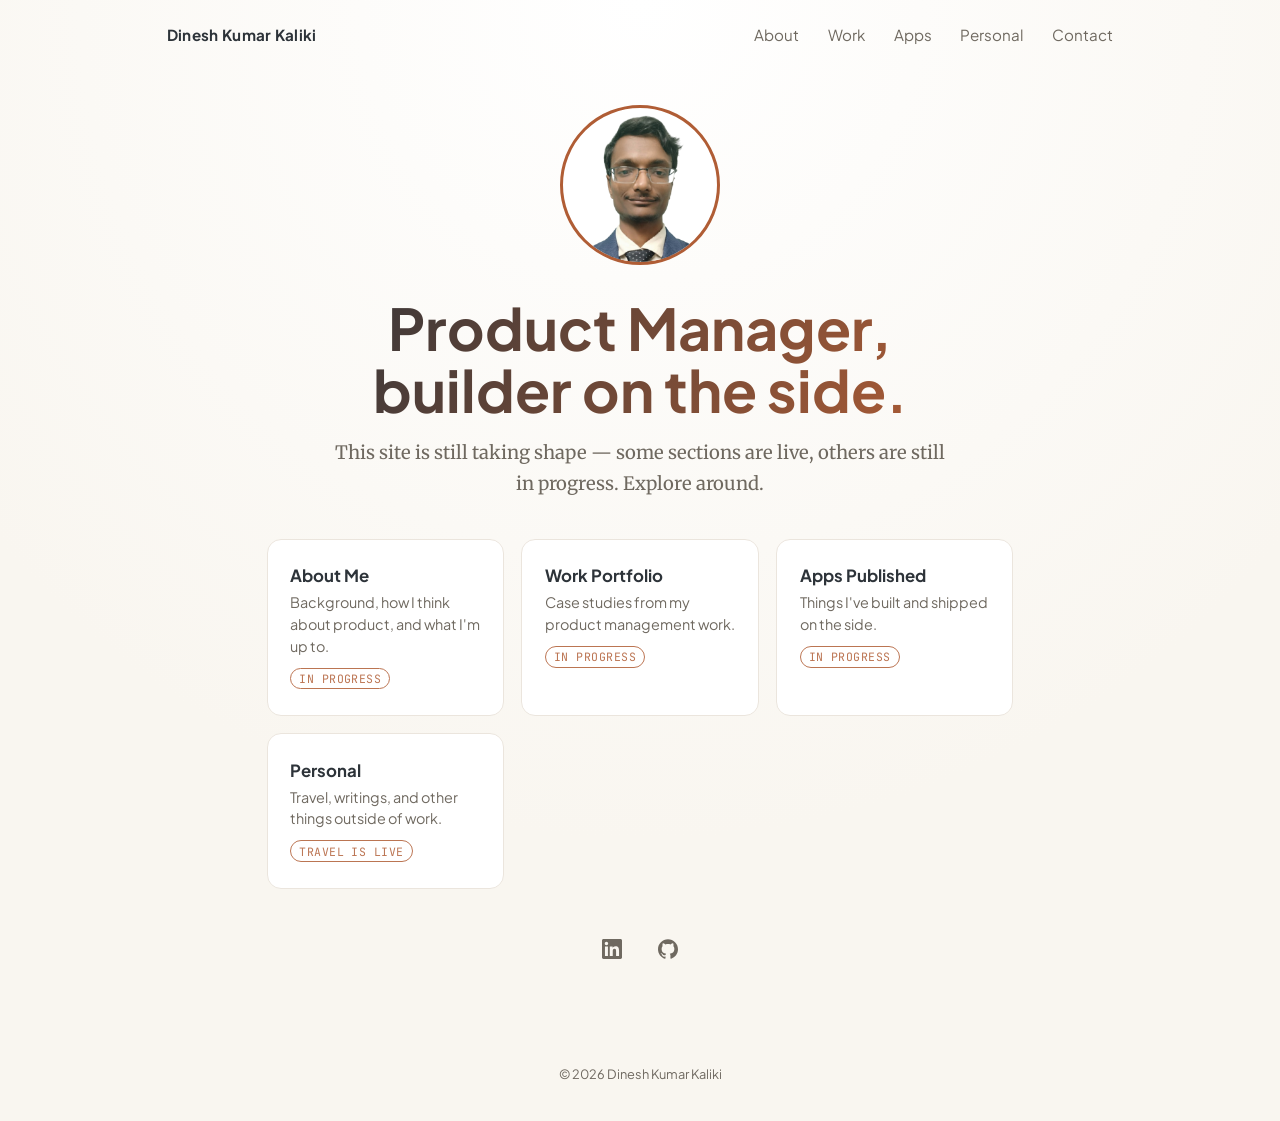
<file: index.html>
<!DOCTYPE html>
<html lang="en">
<head>
<meta charset="UTF-8">
<meta name="viewport" content="width=device-width, initial-scale=1.0">
<title>Dinesh Kumar Kaliki</title>
<meta name="description" content="Portfolio of Dinesh Kumar Kaliki — Product Manager, builder on the side.">
<link rel="icon" href="favicon.ico" sizes="any">
<link rel="icon" type="image/png" sizes="32x32" href="favicon-32x32.png">
<link rel="icon" type="image/png" sizes="16x16" href="favicon-16x16.png">
<link rel="apple-touch-icon" href="apple-touch-icon.png">
<meta property="og:type" content="website">
<meta property="og:site_name" content="Dinesh Kumar Kaliki">
<meta property="og:title" content="Dinesh Kumar Kaliki">
<meta property="og:description" content="Product Manager and builder — portfolio, case studies, and side projects.">
<meta property="og:url" content="https://dineshkaliki.com/">
<meta property="og:image" content="https://dineshkaliki.com/images/og-image.png">
<meta property="og:image:width" content="1200">
<meta property="og:image:height" content="630">
<meta name="twitter:card" content="summary_large_image">
<meta name="twitter:title" content="Dinesh Kumar Kaliki">
<meta name="twitter:description" content="Product Manager and builder — portfolio, case studies, and side projects.">
<meta name="twitter:image" content="https://dineshkaliki.com/images/og-image.png">
<link rel="stylesheet" href="css/style.css">
<!-- Cloudflare Web Analytics -->
<script type="module" src="https://static.cloudflareinsights.com/beacon.min.js" data-cf-beacon='{"token": "4ffa7d6109c9449bace6578badd98a53"}'></script>
<!-- End Cloudflare Web Analytics -->
</head>
<body>
  <nav class="nav">
    <a class="brand" href="index.html">Dinesh Kumar Kaliki</a>
    <ul>
      <li><a href="about.html">About</a></li>
      <li><a href="work.html">Work</a></li>
      <li><a href="apps.html">Apps</a></li>
      <li><a href="personal.html">Personal</a></li>
      <li><a href="contact.html">Contact</a></li>
    </ul>
  </nav>

  <main>
    <img class="avatar avatar-lg" style="margin-bottom:1em;opacity:0;animation:fadeUp 0.7s ease-out forwards;" src="images/dinesh-profile-2.png" alt="Dinesh Kumar Kaliki">
    <h1>Product Manager,<br>builder on the side.</h1>
    <p class="tagline">
      This site is still taking shape — some sections are live, others are still
      in progress. Explore around.
    </p>

    <div class="grid">
      <a class="card" href="about.html">
        <h3>About Me</h3>
        <p>Background, how I think about product, and what I'm up to.</p>
        <span class="badge">In progress</span>
      </a>
      <a class="card" href="work.html">
        <h3>Work Portfolio</h3>
        <p>Case studies from my product management work.</p>
        <span class="badge">In progress</span>
      </a>
      <a class="card" href="apps.html">
        <h3>Apps Published</h3>
        <p>Things I've built and shipped on the side.</p>
        <span class="badge">In progress</span>
      </a>
      <a class="card" href="personal.html">
        <h3>Personal</h3>
        <p>Travel, writings, and other things outside of work.</p>
        <span class="badge">Travel is live</span>
      </a>
    </div>

    <div class="links">
      <a href="https://www.linkedin.com/in/dinesh-kumar-kaliki" target="_blank" rel="noopener" title="linkedin.com/in/dinesh-kumar-kaliki" aria-label="LinkedIn"><svg viewBox="0 0 24 24" xmlns="http://www.w3.org/2000/svg"><path d="M20.447 20.452h-3.554v-5.569c0-1.328-.027-3.037-1.852-3.037-1.853 0-2.136 1.445-2.136 2.939v5.667H9.351V9h3.414v1.561h.046c.477-.9 1.637-1.85 3.37-1.85 3.601 0 4.267 2.37 4.267 5.455v6.286zM5.337 7.433c-1.144 0-2.063-.926-2.063-2.065 0-1.138.92-2.063 2.063-2.063 1.14 0 2.064.925 2.064 2.063 0 1.139-.925 2.065-2.064 2.065zm1.782 13.019H3.555V9h3.564v11.452zM22.225 0H1.771C.792 0 0 .774 0 1.729v20.542C0 23.227.792 24 1.771 24h20.451C23.2 24 24 23.227 24 22.271V1.729C24 .774 23.2 0 22.222 0h.003z"/></svg></a>
      <a href="https://github.com/diniiidinesh" target="_blank" rel="noopener" title="github.com/diniiidinesh" aria-label="GitHub"><svg viewBox="0 0 24 24" xmlns="http://www.w3.org/2000/svg"><path d="M12 .297c-6.63 0-12 5.373-12 12 0 5.303 3.438 9.8 8.205 11.385.6.113.82-.258.82-.577 0-.285-.01-1.04-.015-2.04-3.338.724-4.042-1.61-4.042-1.61C4.422 18.07 3.633 17.7 3.633 17.7c-1.087-.744.084-.729.084-.729 1.205.084 1.838 1.236 1.838 1.236 1.07 1.835 2.809 1.305 3.495.998.108-.776.417-1.305.76-1.605-2.665-.3-5.466-1.332-5.466-5.93 0-1.31.465-2.38 1.235-3.22-.135-.303-.54-1.523.105-3.176 0 0 1.005-.322 3.3 1.23.96-.267 1.98-.399 3-.405 1.02.006 2.04.138 3 .405 2.28-1.552 3.285-1.23 3.285-1.23.645 1.653.24 2.873.12 3.176.765.84 1.23 1.91 1.23 3.22 0 4.61-2.805 5.625-5.475 5.92.42.36.81 1.096.81 2.22 0 1.606-.015 2.896-.015 3.286 0 .315.21.69.825.57C20.565 22.092 24 17.592 24 12.297c0-6.627-5.373-12-12-12"/></svg></a>
    </div>
  </main>

  <footer>&copy; 2026 Dinesh Kumar Kaliki</footer>
</body>
</html>
</file>
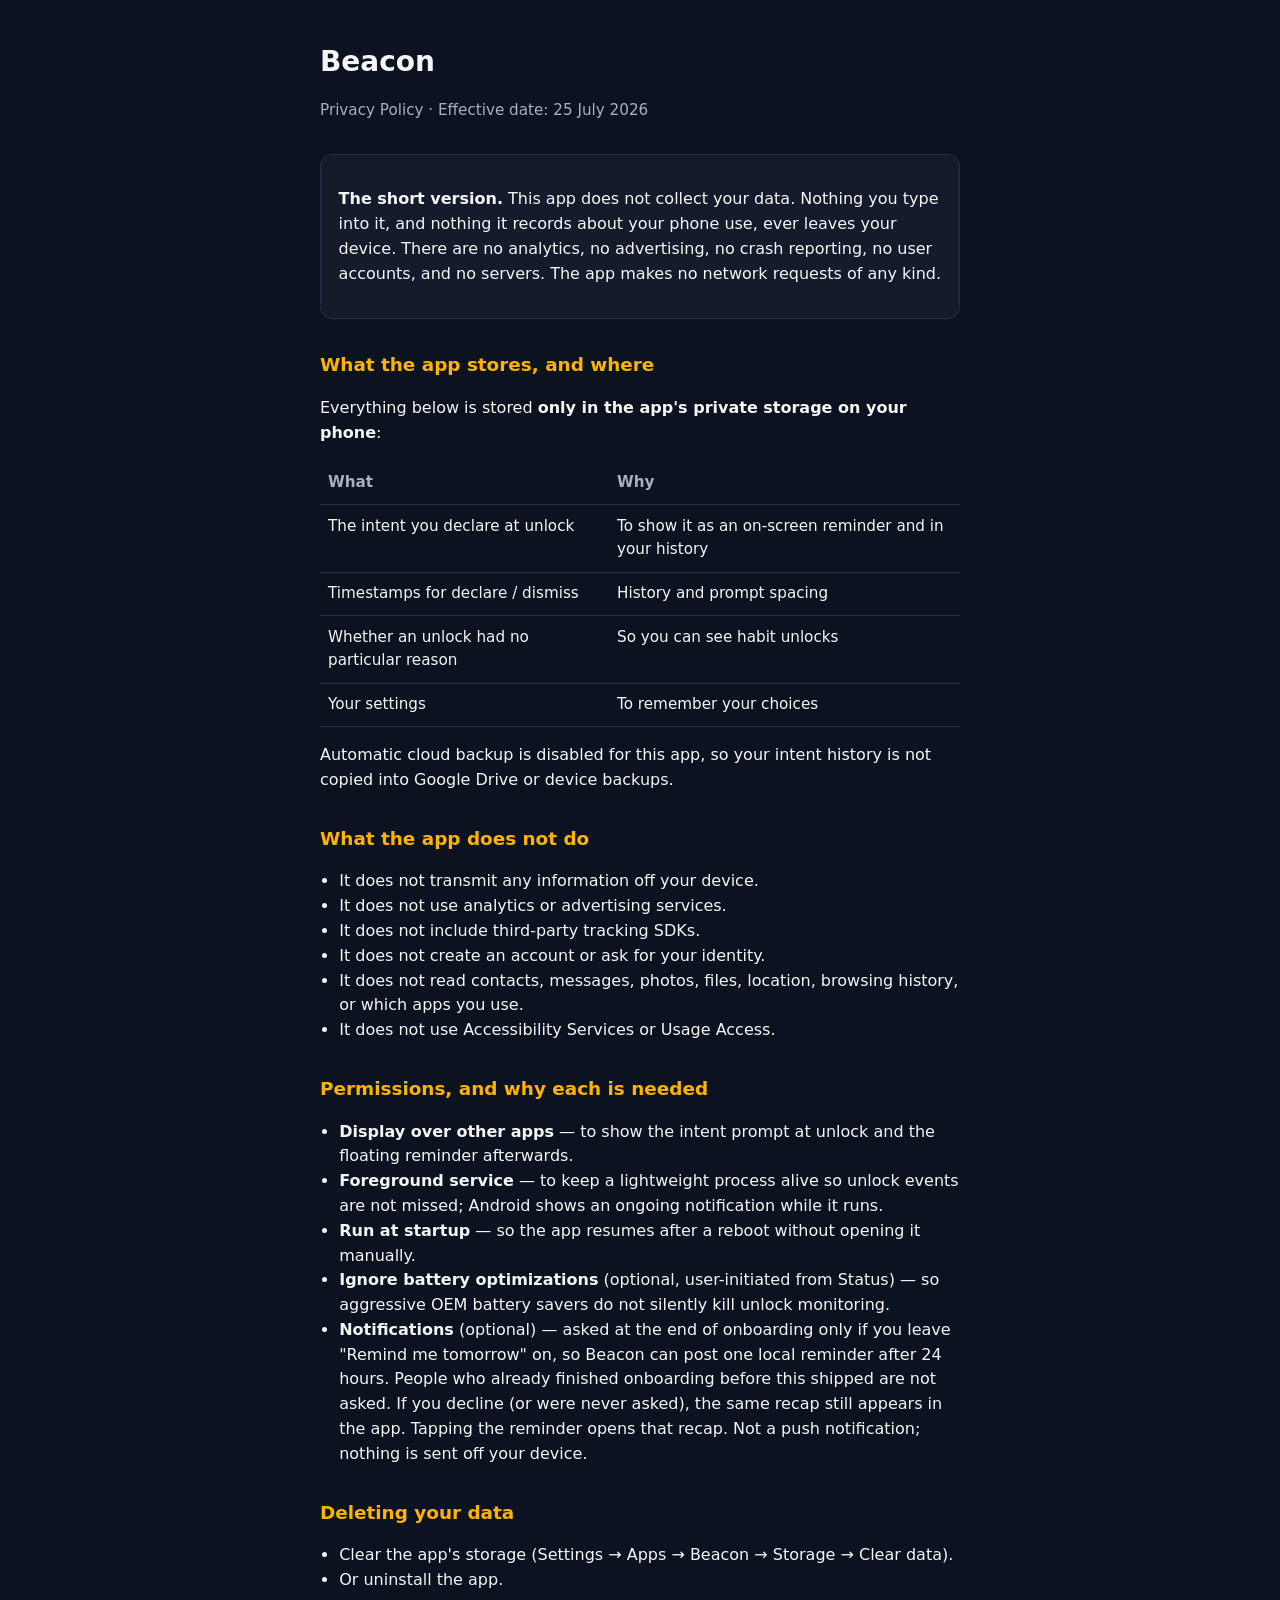
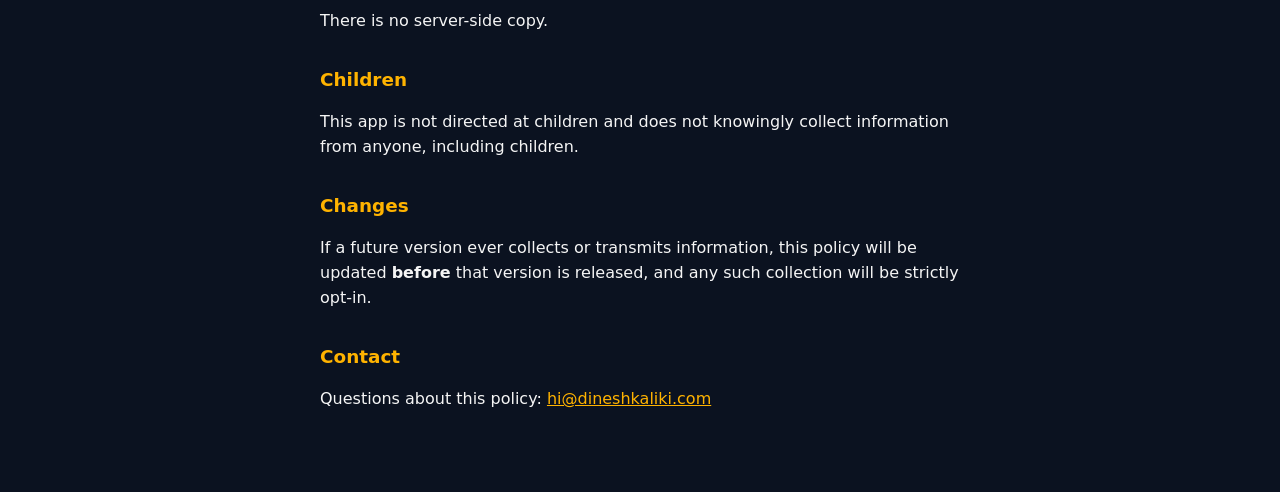
<file: beacon/index.html>
<!DOCTYPE html>
<html lang="en">
<head>
  <meta charset="utf-8" />
  <title>Beacon</title>
  <meta http-equiv="refresh" content="0; url=/beacon/privacy/" />
  <link rel="canonical" href="/beacon/privacy/" />
<!-- Cloudflare Web Analytics -->
<script type="module" src="https://static.cloudflareinsights.com/beacon.min.js" data-cf-beacon='{"token": "4ffa7d6109c9449bace6578badd98a53"}'></script>
<!-- End Cloudflare Web Analytics -->
</head>
<body>
  <p><a href="/beacon/privacy/">Beacon privacy policy</a></p>
</body>
</html>
</file>
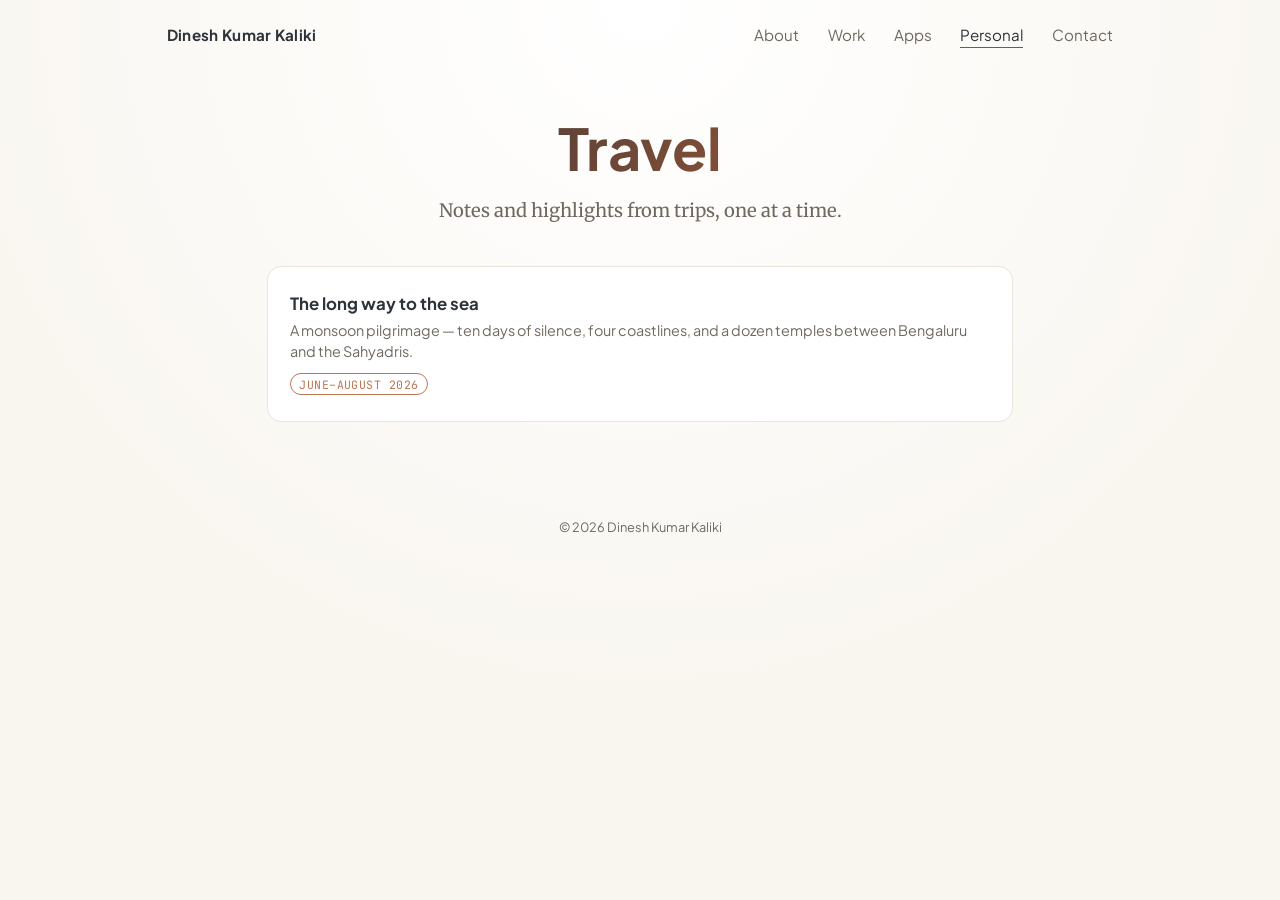
<file: travel/index.html>
<!DOCTYPE html>
<html lang="en">
<head>
<meta charset="UTF-8">
<meta name="viewport" content="width=device-width, initial-scale=1.0">
<title>Travel — Dinesh Kumar Kaliki</title>
<meta name="description" content="Notes and highlights from trips, one at a time.">
<link rel="icon" href="../favicon.ico" sizes="any">
<link rel="icon" type="image/png" sizes="32x32" href="../favicon-32x32.png">
<link rel="icon" type="image/png" sizes="16x16" href="../favicon-16x16.png">
<link rel="apple-touch-icon" href="../apple-touch-icon.png">
<meta property="og:type" content="website">
<meta property="og:site_name" content="Dinesh Kumar Kaliki">
<meta property="og:title" content="Travel">
<meta property="og:description" content="Notes and highlights from trips, one at a time.">
<meta property="og:url" content="https://dineshkaliki.com/travel/">
<meta property="og:image" content="https://dineshkaliki.com/images/og-image.png">
<meta property="og:image:width" content="1200">
<meta property="og:image:height" content="630">
<meta name="twitter:card" content="summary_large_image">
<meta name="twitter:title" content="Travel">
<meta name="twitter:description" content="Notes and highlights from trips, one at a time.">
<meta name="twitter:image" content="https://dineshkaliki.com/images/og-image.png">
<link rel="stylesheet" href="../css/style.css">
<!-- Cloudflare Web Analytics -->
<script type="module" src="https://static.cloudflareinsights.com/beacon.min.js" data-cf-beacon='{"token": "4ffa7d6109c9449bace6578badd98a53"}'></script>
<!-- End Cloudflare Web Analytics -->
</head>
<body>
  <nav class="nav">
    <a class="brand" href="../index.html">Dinesh Kumar Kaliki</a>
    <ul>
      <li><a href="../about.html">About</a></li>
      <li><a href="../work.html">Work</a></li>
      <li><a href="../apps.html">Apps</a></li>
      <li><a class="active" href="../personal.html">Personal</a></li>
      <li><a href="../contact.html">Contact</a></li>
    </ul>
  </nav>

  <main>
    <h1>Travel</h1>
    <p class="tagline">Notes and highlights from trips, one at a time.</p>

    <div class="grid">
      <a class="card" href="2026-june/">
        <h3>The long way to the sea</h3>
        <p>A monsoon pilgrimage — ten days of silence, four coastlines, and a dozen temples between Bengaluru and the Sahyadris.</p>
        <span class="badge">June–August 2026</span>
      </a>
    </div>
  </main>

  <footer>&copy; 2026 Dinesh Kumar Kaliki</footer>
</body>
</html>
</file>
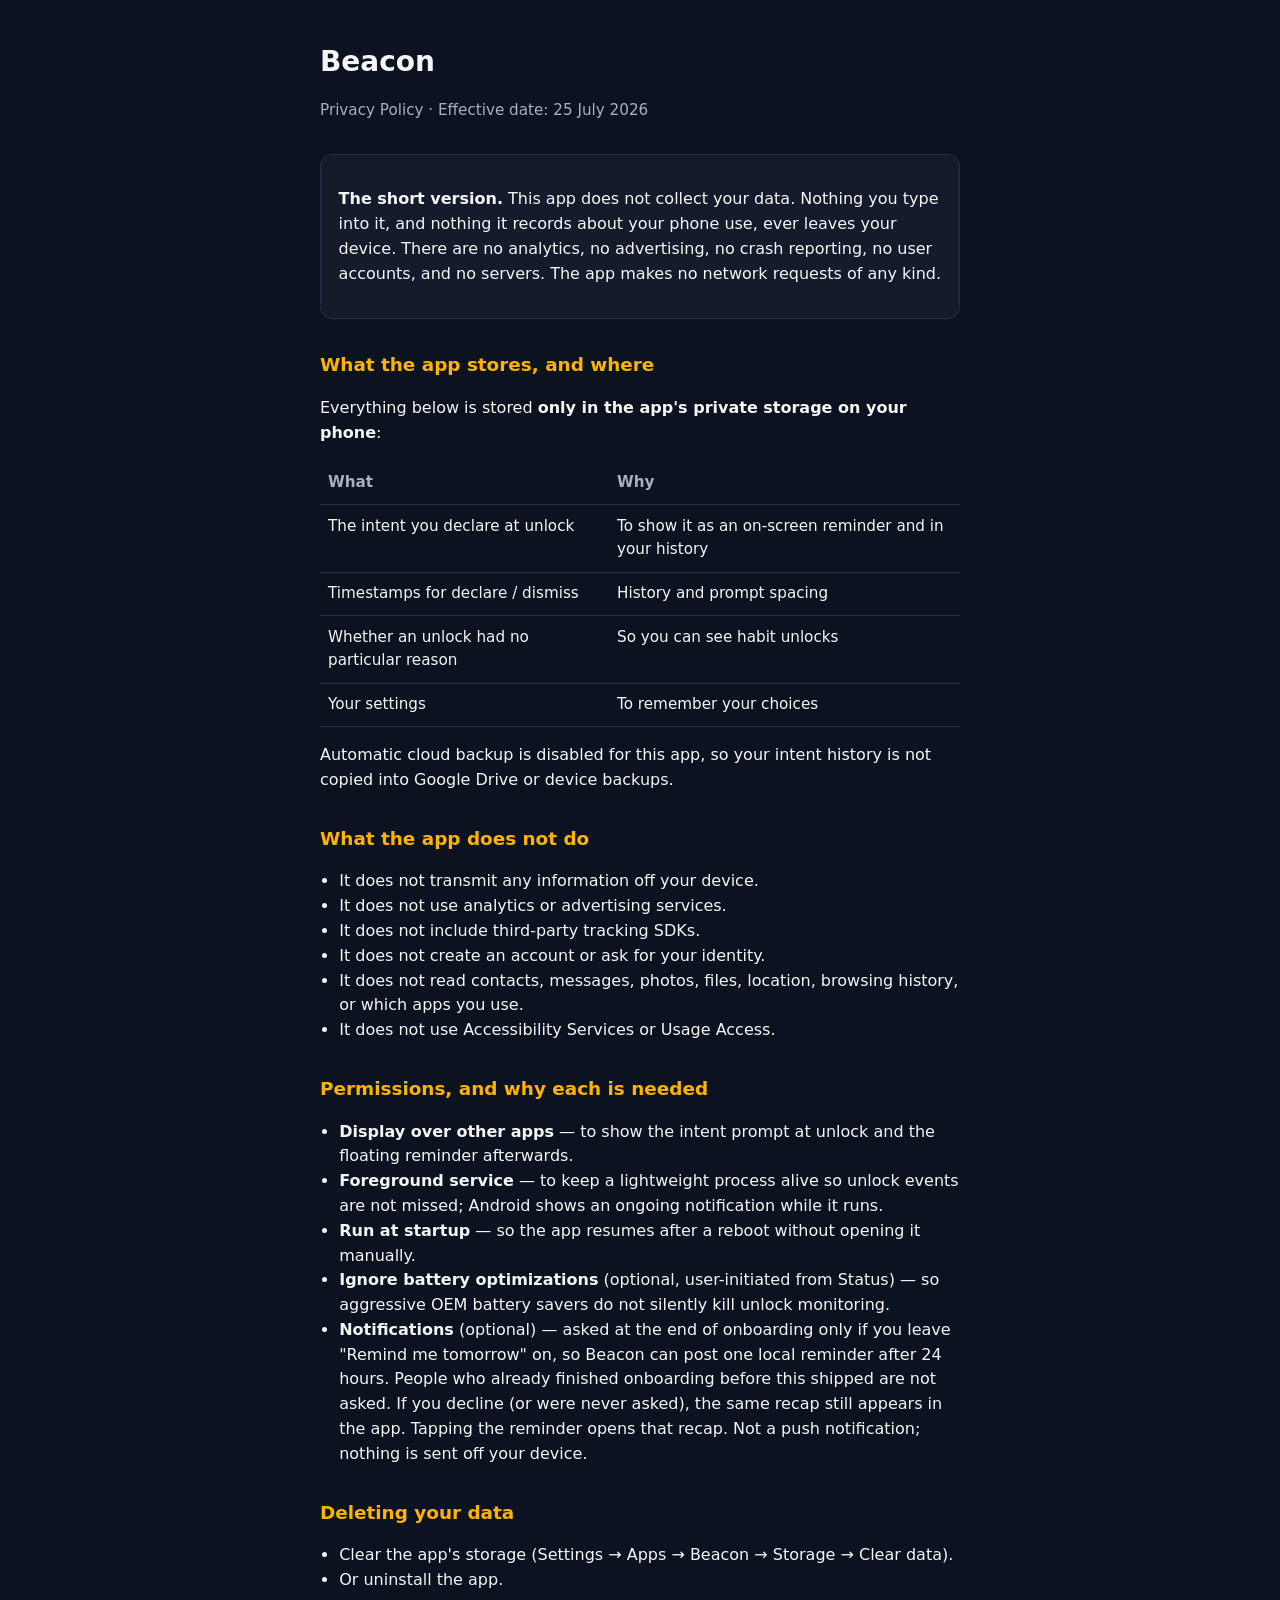
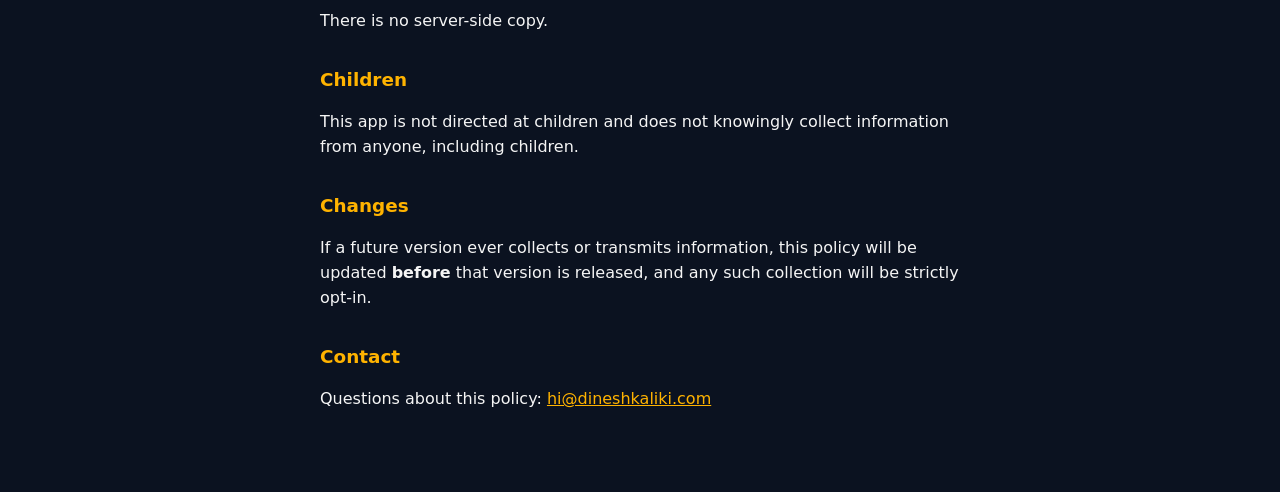
<file: beacon/privacy/index.html>
<!DOCTYPE html>
<html lang="en">
<head>
  <meta charset="utf-8" />
  <meta name="viewport" content="width=device-width, initial-scale=1" />
  <title>Beacon — Privacy Policy</title>
  <style>
    :root {
      color-scheme: dark;
      --bg: #0b1220;
      --fg: #f5f5f5;
      --muted: #a8b0bf;
      --amber: #ffb300;
      --card: #141c2c;
    }
    body {
      margin: 0;
      font-family: system-ui, -apple-system, Segoe UI, Roboto, sans-serif;
      background: var(--bg);
      color: var(--fg);
      line-height: 1.55;
    }
    main {
      max-width: 40rem;
      margin: 0 auto;
      padding: 2.5rem 1.25rem 4rem;
    }
    h1 { font-size: 1.75rem; margin: 0 0 0.25rem; }
    .meta { color: var(--muted); font-size: 0.95rem; margin-bottom: 2rem; }
    h2 { font-size: 1.15rem; margin-top: 2rem; color: var(--amber); }
    a { color: var(--amber); }
    table { width: 100%; border-collapse: collapse; margin: 1rem 0; font-size: 0.95rem; }
    th, td { text-align: left; vertical-align: top; padding: 0.6rem 0.5rem; border-bottom: 1px solid #243049; }
    th { color: var(--muted); font-weight: 600; }
    ul { padding-left: 1.2rem; }
    .card {
      background: var(--card);
      border: 1px solid #243049;
      border-radius: 12px;
      padding: 1rem 1.1rem;
    }
  </style>
<!-- Cloudflare Web Analytics -->
<script type="module" src="https://static.cloudflareinsights.com/beacon.min.js" data-cf-beacon='{"token": "4ffa7d6109c9449bace6578badd98a53"}'></script>
<!-- End Cloudflare Web Analytics -->
</head>
<body>
  <main>
    <h1>Beacon</h1>
    <p class="meta">Privacy Policy · Effective date: 25 July 2026</p>

    <div class="card">
      <p><strong>The short version.</strong> This app does not collect your data. Nothing you type into it, and nothing it records about your phone use, ever leaves your device. There are no analytics, no advertising, no crash reporting, no user accounts, and no servers. The app makes no network requests of any kind.</p>
    </div>

    <h2>What the app stores, and where</h2>
    <p>Everything below is stored <strong>only in the app's private storage on your phone</strong>:</p>
    <table>
      <thead><tr><th>What</th><th>Why</th></tr></thead>
      <tbody>
        <tr><td>The intent you declare at unlock</td><td>To show it as an on-screen reminder and in your history</td></tr>
        <tr><td>Timestamps for declare / dismiss</td><td>History and prompt spacing</td></tr>
        <tr><td>Whether an unlock had no particular reason</td><td>So you can see habit unlocks</td></tr>
        <tr><td>Your settings</td><td>To remember your choices</td></tr>
      </tbody>
    </table>
    <p>Automatic cloud backup is disabled for this app, so your intent history is not copied into Google Drive or device backups.</p>

    <h2>What the app does not do</h2>
    <ul>
      <li>It does not transmit any information off your device.</li>
      <li>It does not use analytics or advertising services.</li>
      <li>It does not include third-party tracking SDKs.</li>
      <li>It does not create an account or ask for your identity.</li>
      <li>It does not read contacts, messages, photos, files, location, browsing history, or which apps you use.</li>
      <li>It does not use Accessibility Services or Usage Access.</li>
    </ul>

    <h2>Permissions, and why each is needed</h2>
    <ul>
      <li><strong>Display over other apps</strong> — to show the intent prompt at unlock and the floating reminder afterwards.</li>
      <li><strong>Foreground service</strong> — to keep a lightweight process alive so unlock events are not missed; Android shows an ongoing notification while it runs.</li>
      <li><strong>Run at startup</strong> — so the app resumes after a reboot without opening it manually.</li>
      <li><strong>Ignore battery optimizations</strong> (optional, user-initiated from Status) — so aggressive OEM battery savers do not silently kill unlock monitoring.</li>
      <li><strong>Notifications</strong> (optional) — asked at the end of onboarding only if you leave "Remind me tomorrow" on, so Beacon can post one local reminder after 24 hours. People who already finished onboarding before this shipped are not asked. If you decline (or were never asked), the same recap still appears in the app. Tapping the reminder opens that recap. Not a push notification; nothing is sent off your device.</li>
    </ul>

    <h2>Deleting your data</h2>
    <ul>
      <li>Clear the app's storage (Settings → Apps → Beacon → Storage → Clear data).</li>
      <li>Or uninstall the app.</li>
    </ul>
    <p>There is no server-side copy.</p>

    <h2>Children</h2>
    <p>This app is not directed at children and does not knowingly collect information from anyone, including children.</p>

    <h2>Changes</h2>
    <p>If a future version ever collects or transmits information, this policy will be updated <strong>before</strong> that version is released, and any such collection will be strictly opt-in.</p>

    <h2>Contact</h2>
    <p>Questions about this policy: <a href="mailto:hi@dineshkaliki.com">hi@dineshkaliki.com</a></p>
  </main>
</body>
</html>
</file>
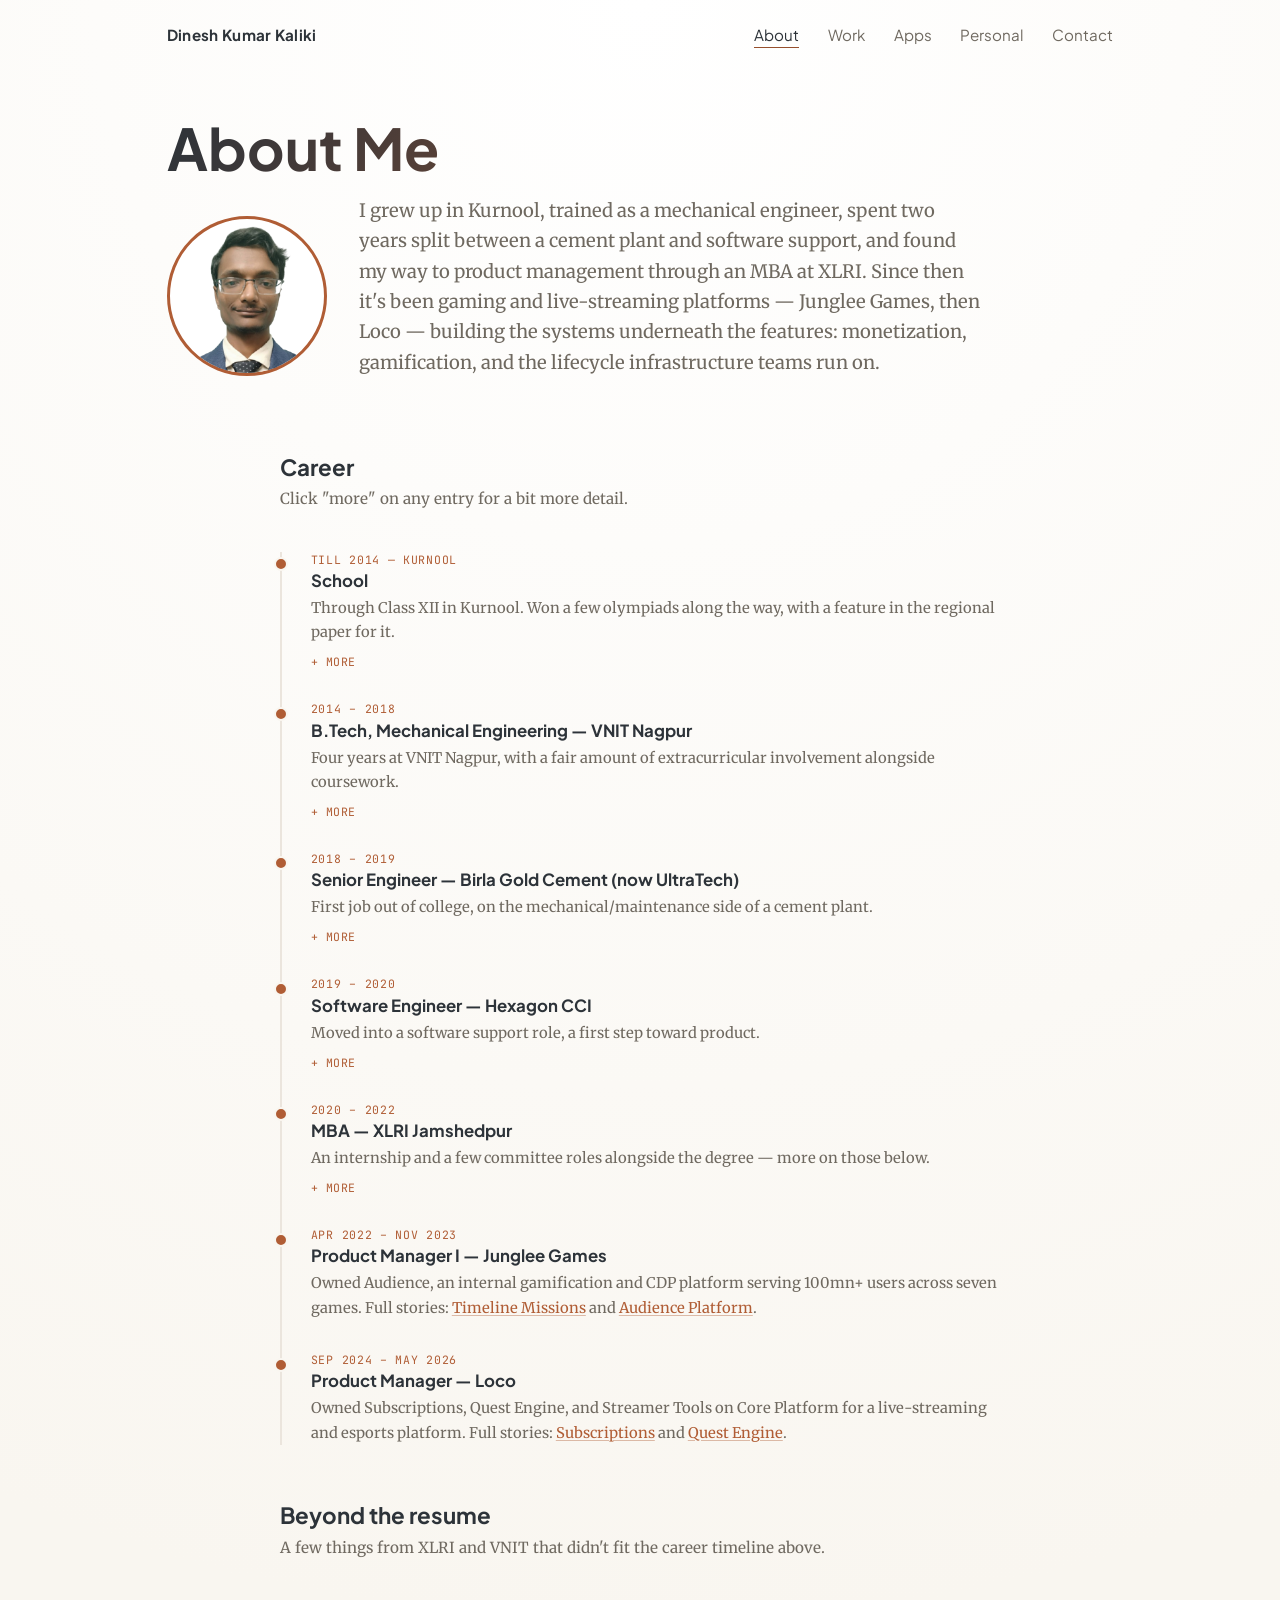
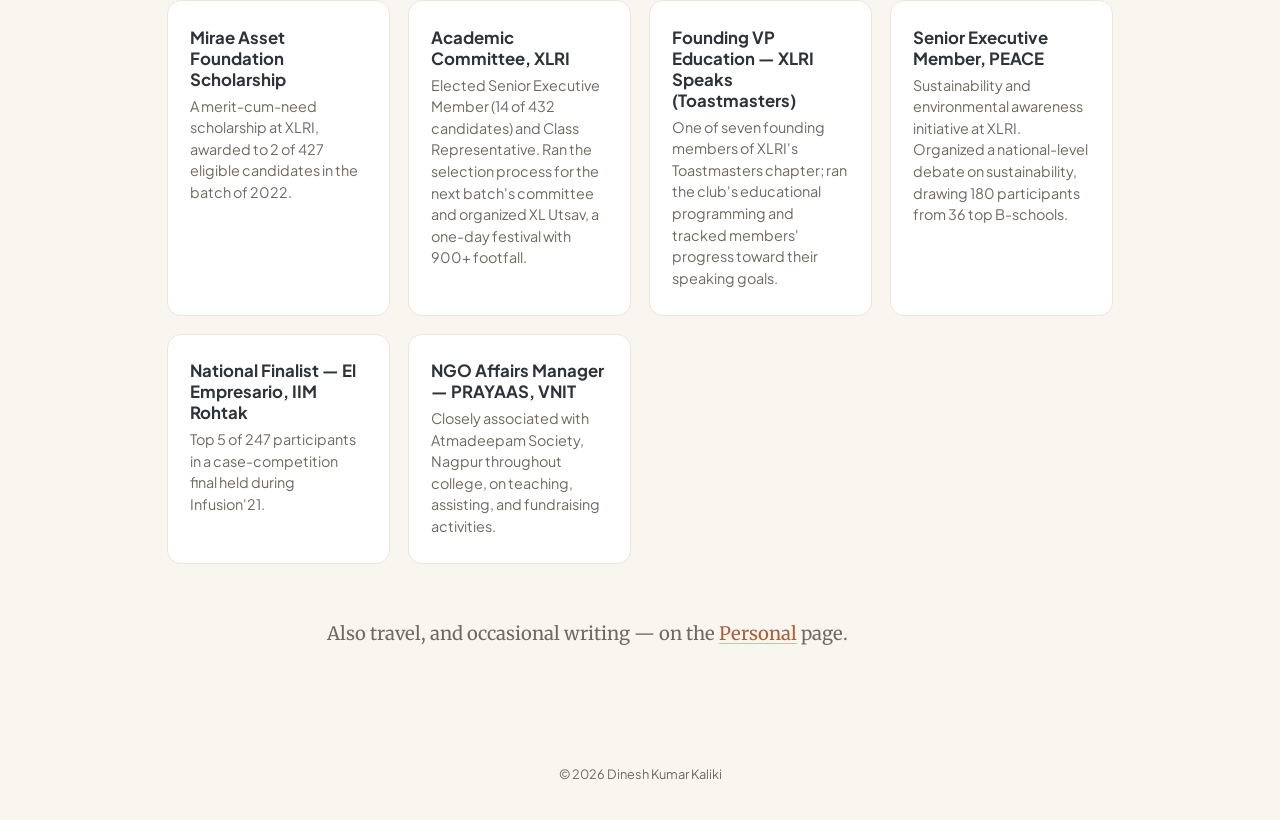
<file: about.html>
<!DOCTYPE html>
<html lang="en">
<head>
<meta charset="UTF-8">
<meta name="viewport" content="width=device-width, initial-scale=1.0">
<title>About — Dinesh Kumar Kaliki</title>
<meta name="description" content="From Kurnool to mechanical engineering to product management — career timeline and a few things beyond the resume.">
<link rel="icon" href="favicon.ico" sizes="any">
<link rel="icon" type="image/png" sizes="32x32" href="favicon-32x32.png">
<link rel="icon" type="image/png" sizes="16x16" href="favicon-16x16.png">
<link rel="apple-touch-icon" href="apple-touch-icon.png">
<meta property="og:type" content="website">
<meta property="og:site_name" content="Dinesh Kumar Kaliki">
<meta property="og:title" content="About Dinesh Kumar Kaliki">
<meta property="og:description" content="From Kurnool to mechanical engineering to product management — the career path so far.">
<meta property="og:url" content="https://dineshkaliki.com/about.html">
<meta property="og:image" content="https://dineshkaliki.com/images/og-image.png">
<meta property="og:image:width" content="1200">
<meta property="og:image:height" content="630">
<meta name="twitter:card" content="summary_large_image">
<meta name="twitter:title" content="About Dinesh Kumar Kaliki">
<meta name="twitter:description" content="From Kurnool to mechanical engineering to product management — the career path so far.">
<meta name="twitter:image" content="https://dineshkaliki.com/images/og-image.png">
<link rel="stylesheet" href="css/style.css">
<!-- Cloudflare Web Analytics -->
<script type="module" src="https://static.cloudflareinsights.com/beacon.min.js" data-cf-beacon='{"token": "4ffa7d6109c9449bace6578badd98a53"}'></script>
<!-- End Cloudflare Web Analytics -->
</head>
<body>
  <nav class="nav">
    <a class="brand" href="index.html">Dinesh Kumar Kaliki</a>
    <ul>
      <li><a class="active" href="about.html">About</a></li>
      <li><a href="work.html">Work</a></li>
      <li><a href="apps.html">Apps</a></li>
      <li><a href="personal.html">Personal</a></li>
      <li><a href="contact.html">Contact</a></li>
    </ul>
  </nav>

  <main class="wide">
    <h1>About Me</h1>
    <div class="intro-row">
      <img class="avatar avatar-lg" src="images/dinesh-profile-2.png" alt="Dinesh Kumar Kaliki">
      <p class="lead">
        I grew up in Kurnool, trained as a mechanical engineer, spent two years
        split between a cement plant and software support, and found my way to
        product management through an MBA at XLRI. Since then it's been gaming
        and live-streaming platforms — Junglee Games, then Loco — building the
        systems underneath the features: monetization, gamification, and the
        lifecycle infrastructure teams run on.
      </p>
    </div>

    <div class="section-intro">
      <h2>Career</h2>
      <p>Click "more" on any entry for a bit more detail.</p>
    </div>

    <div class="timeline">
      <div class="timeline-item">
        <span class="timeline-date">Till 2014 — Kurnool</span>
        <h3>School</h3>
        <p>Through Class XII in Kurnool. Won a few olympiads along the way, with a feature in the regional paper for it.</p>
        <details>
          <summary>More</summary>
          <ul>
            <li>Regional 8th rank in the Polytechnic examination after Class X (2012)</li>
            <li>AIR 4576 in JEE Mains, 2014</li>
            <li>Rank 3463 in EAMCET, 2014</li>
          </ul>
        </details>
      </div>
      <div class="timeline-item">
        <span class="timeline-date">2014 – 2018</span>
        <h3>B.Tech, Mechanical Engineering — VNIT Nagpur</h3>
        <p>Four years at VNIT Nagpur, with a fair amount of extracurricular involvement alongside coursework.</p>
        <details>
          <summary>More</summary>
          <ul>
            <li>Exhibition Head, AXIS'16 (Central India's largest technical festival, 25k+ footfall) — brought in Boeing and DRDO to exhibit</li>
            <li>NGO Affairs Manager, PRAYAAS — closely associated with Atmadeepam Society, Nagpur throughout college; gathered 50+ volunteer scribes to assist visually challenged students in their graduation exams</li>
          </ul>
        </details>
      </div>
      <div class="timeline-item">
        <span class="timeline-date">2018 – 2019</span>
        <h3>Senior Engineer — Birla Gold Cement (now UltraTech)</h3>
        <p>First job out of college, on the mechanical/maintenance side of a cement plant.</p>
        <details>
          <summary>More</summary>
          <ul>
            <li>Evaluated pipe-conveyor-belt technology options, informing a decision that saved ~₹10 lakhs in money and work hours</li>
            <li>Managed installation of a pneumatic conveying system that eliminated manual handling and saved ~₹1.15 lakhs a month</li>
          </ul>
        </details>
      </div>
      <div class="timeline-item">
        <span class="timeline-date">2019 – 2020</span>
        <h3>Software Engineer — Hexagon CCI</h3>
        <p>Moved into a software support role, a first step toward product.</p>
        <details>
          <summary>More</summary>
          <ul>
            <li>Resolved customer service requests 30% faster than the team average</li>
            <li>Contributed to a 30% increase in customer satisfaction through cross-team collaboration</li>
          </ul>
        </details>
      </div>
      <div class="timeline-item">
        <span class="timeline-date">2020 – 2022</span>
        <h3>MBA — XLRI Jamshedpur</h3>
        <p>An internship and a few committee roles alongside the degree — more on those below.</p>
        <details>
          <summary>More</summary>
          <ul>
            <li>Interned at Tata Bluescope Steel (Apr–Jun 2021): built a financial feasibility model for reusable metal palettes, including demand forecasting and payback-period analysis, and a Production Possibility Frontier model for a 2.3-lakh-MT capacity plant</li>
          </ul>
        </details>
      </div>
      <div class="timeline-item">
        <span class="timeline-date">Apr 2022 – Nov 2023</span>
        <h3>Product Manager I — Junglee Games</h3>
        <p>Owned Audience, an internal gamification and CDP platform serving 100mn+ users across seven games. Full stories: <a href="work/timeline-missions.html">Timeline Missions</a> and <a href="work/audience-platform.html">Audience Platform</a>.</p>
      </div>
      <div class="timeline-item">
        <span class="timeline-date">Sep 2024 – May 2026</span>
        <h3>Product Manager — Loco</h3>
        <p>Owned Subscriptions, Quest Engine, and Streamer Tools on Core Platform for a live-streaming and esports platform. Full stories: <a href="work/subscriptions.html">Subscriptions</a> and <a href="work/quest-engine.html">Quest Engine</a>.</p>
      </div>
    </div>

    <div class="section-intro">
      <h2>Beyond the resume</h2>
      <p>A few things from XLRI and VNIT that didn't fit the career timeline above.</p>
    </div>

    <div class="grid">
      <div class="card">
        <h3>Mirae Asset Foundation Scholarship</h3>
        <p>A merit-cum-need scholarship at XLRI, awarded to 2 of 427 eligible candidates in the batch of 2022.</p>
      </div>
      <div class="card">
        <h3>Academic Committee, XLRI</h3>
        <p>Elected Senior Executive Member (14 of 432 candidates) and Class Representative. Ran the selection process for the next batch's committee and organized XL Utsav, a one-day festival with 900+ footfall.</p>
      </div>
      <div class="card">
        <h3>Founding VP Education — XLRI Speaks (Toastmasters)</h3>
        <p>One of seven founding members of XLRI's Toastmasters chapter; ran the club's educational programming and tracked members' progress toward their speaking goals.</p>
      </div>
      <div class="card">
        <h3>Senior Executive Member, PEACE</h3>
        <p>Sustainability and environmental awareness initiative at XLRI. Organized a national-level debate on sustainability, drawing 180 participants from 36 top B-schools.</p>
      </div>
      <div class="card">
        <h3>National Finalist — El Empresario, IIM Rohtak</h3>
        <p>Top 5 of 247 participants in a case-competition final held during Infusion'21.</p>
      </div>
      <div class="card">
        <h3>NGO Affairs Manager — PRAYAAS, VNIT</h3>
        <p>Closely associated with Atmadeepam Society, Nagpur throughout college, on teaching, assisting, and fundraising activities.</p>
      </div>
    </div>

    <p class="tagline" style="margin-top:3em;">
      Also travel, and occasional writing — on the
      <a href="personal.html">Personal</a> page.
    </p>
  </main>

  <footer>&copy; 2026 Dinesh Kumar Kaliki</footer>
</body>
</html>
</file>
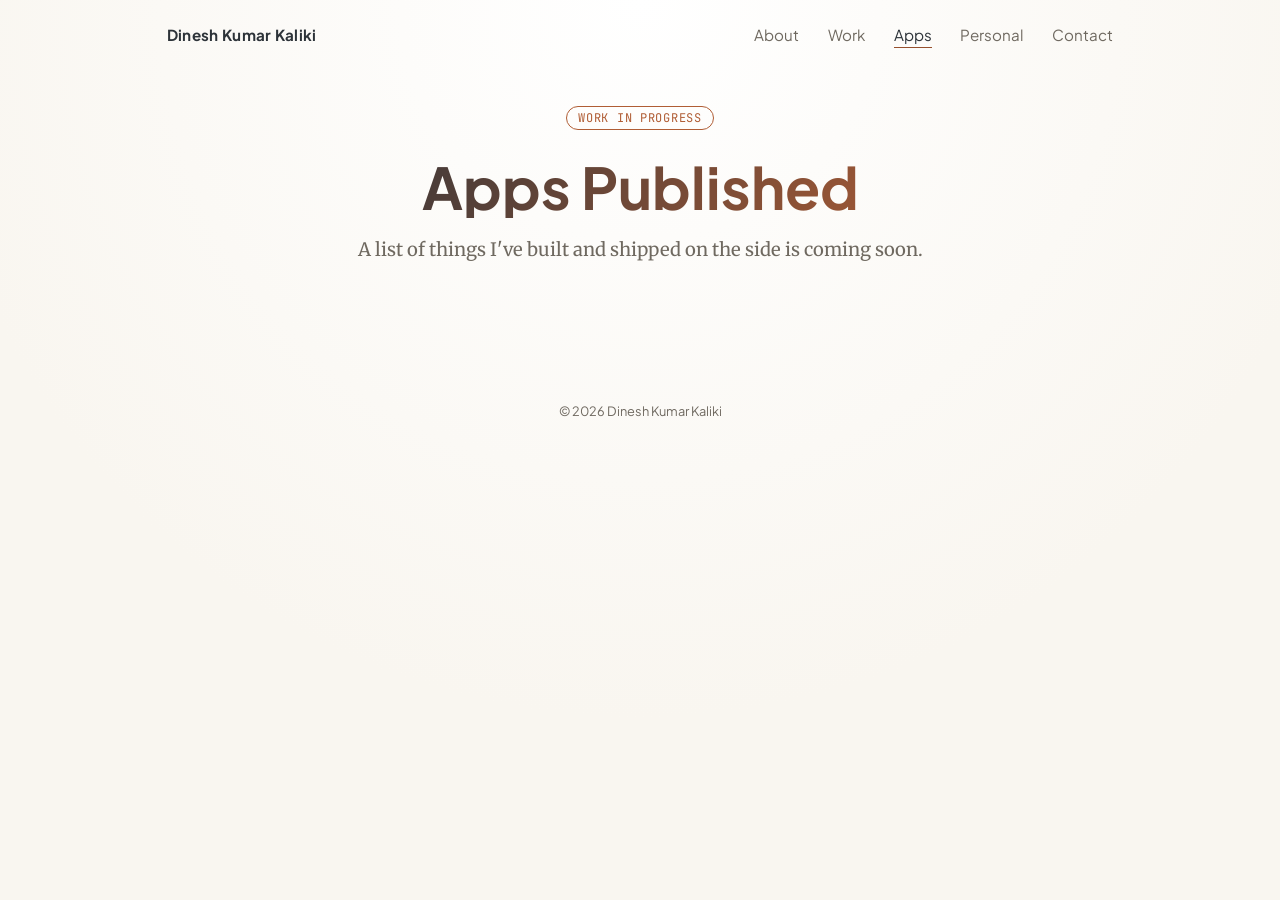
<file: apps.html>
<!DOCTYPE html>
<html lang="en">
<head>
<meta charset="UTF-8">
<meta name="viewport" content="width=device-width, initial-scale=1.0">
<title>Apps Published — Dinesh Kumar Kaliki</title>
<meta name="description" content="Apps built and shipped by Dinesh Kumar Kaliki on the side.">
<link rel="icon" href="favicon.ico" sizes="any">
<link rel="icon" type="image/png" sizes="32x32" href="favicon-32x32.png">
<link rel="icon" type="image/png" sizes="16x16" href="favicon-16x16.png">
<link rel="apple-touch-icon" href="apple-touch-icon.png">
<meta property="og:type" content="website">
<meta property="og:site_name" content="Dinesh Kumar Kaliki">
<meta property="og:title" content="Apps Published">
<meta property="og:description" content="Things built and shipped on the side.">
<meta property="og:url" content="https://dineshkaliki.com/apps.html">
<meta property="og:image" content="https://dineshkaliki.com/images/og-image.png">
<meta property="og:image:width" content="1200">
<meta property="og:image:height" content="630">
<meta name="twitter:card" content="summary_large_image">
<meta name="twitter:title" content="Apps Published">
<meta name="twitter:description" content="Things built and shipped on the side.">
<meta name="twitter:image" content="https://dineshkaliki.com/images/og-image.png">
<link rel="stylesheet" href="css/style.css">
<!-- Cloudflare Web Analytics -->
<script type="module" src="https://static.cloudflareinsights.com/beacon.min.js" data-cf-beacon='{"token": "4ffa7d6109c9449bace6578badd98a53"}'></script>
<!-- End Cloudflare Web Analytics -->
</head>
<body>
  <nav class="nav">
    <a class="brand" href="index.html">Dinesh Kumar Kaliki</a>
    <ul>
      <li><a href="about.html">About</a></li>
      <li><a href="work.html">Work</a></li>
      <li><a class="active" href="apps.html">Apps</a></li>
      <li><a href="personal.html">Personal</a></li>
      <li><a href="contact.html">Contact</a></li>
    </ul>
  </nav>

  <main>
    <span class="wip-tag">Work in progress</span>
    <h1>Apps Published</h1>
    <p class="tagline">
      A list of things I've built and shipped on the side is coming soon.
    </p>
    <div class="dots"><span></span><span></span><span></span></div>
  </main>

  <footer>&copy; 2026 Dinesh Kumar Kaliki</footer>
</body>
</html>
</file>
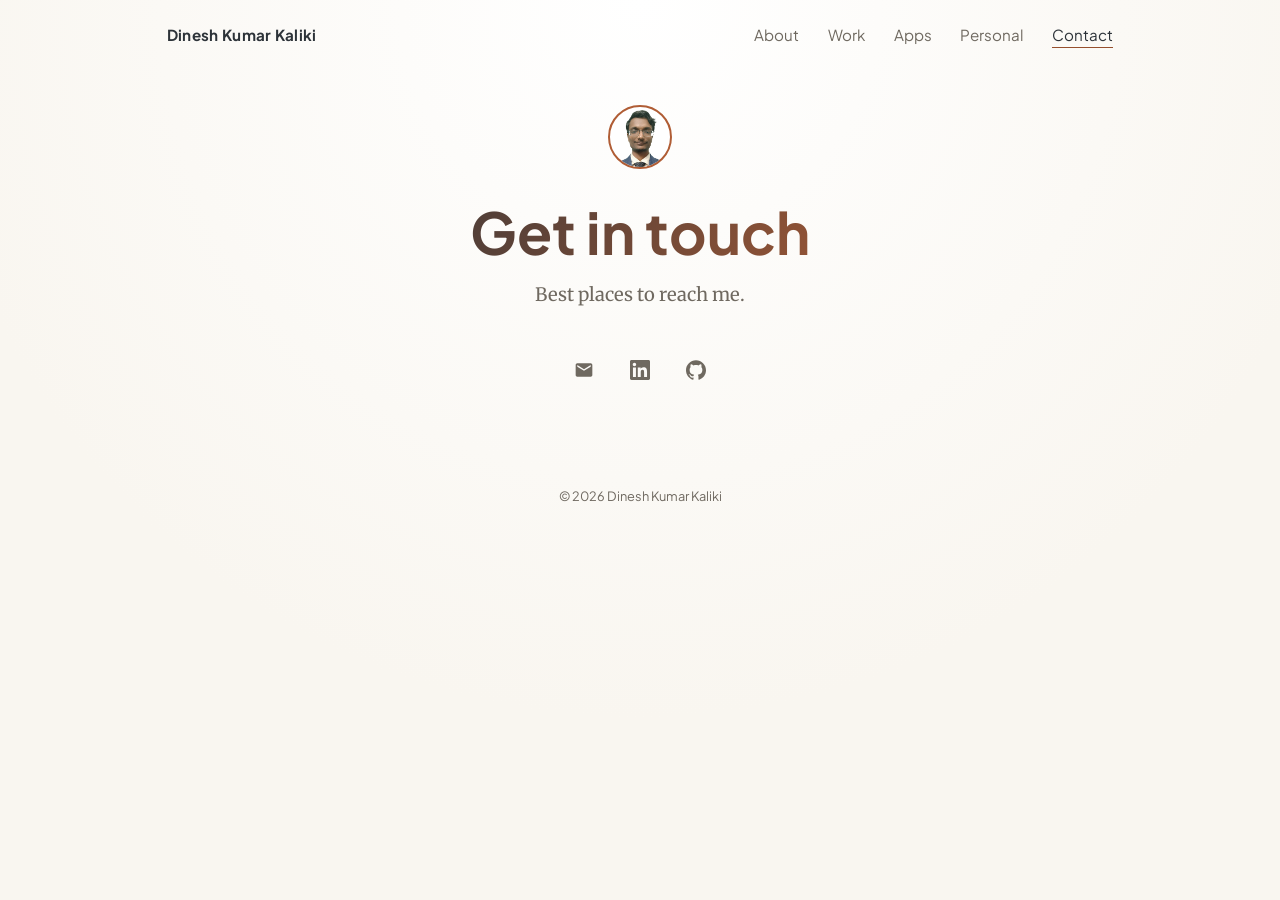
<file: contact.html>
<!DOCTYPE html>
<html lang="en">
<head>
<meta charset="UTF-8">
<meta name="viewport" content="width=device-width, initial-scale=1.0">
<title>Contact — Dinesh Kumar Kaliki</title>
<meta name="description" content="Best places to reach Dinesh Kumar Kaliki — email, LinkedIn, GitHub.">
<link rel="icon" href="favicon.ico" sizes="any">
<link rel="icon" type="image/png" sizes="32x32" href="favicon-32x32.png">
<link rel="icon" type="image/png" sizes="16x16" href="favicon-16x16.png">
<link rel="apple-touch-icon" href="apple-touch-icon.png">
<meta property="og:type" content="website">
<meta property="og:site_name" content="Dinesh Kumar Kaliki">
<meta property="og:title" content="Contact Dinesh Kumar Kaliki">
<meta property="og:description" content="Best places to reach Dinesh Kumar Kaliki.">
<meta property="og:url" content="https://dineshkaliki.com/contact.html">
<meta property="og:image" content="https://dineshkaliki.com/images/og-image.png">
<meta property="og:image:width" content="1200">
<meta property="og:image:height" content="630">
<meta name="twitter:card" content="summary_large_image">
<meta name="twitter:title" content="Contact Dinesh Kumar Kaliki">
<meta name="twitter:description" content="Best places to reach Dinesh Kumar Kaliki.">
<meta name="twitter:image" content="https://dineshkaliki.com/images/og-image.png">
<link rel="stylesheet" href="css/style.css">
<!-- Cloudflare Web Analytics -->
<script type="module" src="https://static.cloudflareinsights.com/beacon.min.js" data-cf-beacon='{"token": "4ffa7d6109c9449bace6578badd98a53"}'></script>
<!-- End Cloudflare Web Analytics -->
</head>
<body>
  <nav class="nav">
    <a class="brand" href="index.html">Dinesh Kumar Kaliki</a>
    <ul>
      <li><a href="about.html">About</a></li>
      <li><a href="work.html">Work</a></li>
      <li><a href="apps.html">Apps</a></li>
      <li><a href="personal.html">Personal</a></li>
      <li><a class="active" href="contact.html">Contact</a></li>
    </ul>
  </nav>

  <main>
    <img class="avatar avatar-sm" style="margin-bottom:1em;opacity:0;animation:fadeUp 0.7s ease-out forwards;" src="images/dinesh-profile-2.png" alt="Dinesh Kumar Kaliki">
    <h1>Get in touch</h1>
    <p class="tagline">Best places to reach me.</p>
    <div class="links">
      <a href="mailto:dinesh.kaliki@astra.xlri.ac.in" title="dinesh.kaliki@astra.xlri.ac.in" aria-label="Email"><svg viewBox="0 0 24 24" xmlns="http://www.w3.org/2000/svg"><path d="M20 4H4c-1.1 0-1.99.9-1.99 2L2 18c0 1.1.9 2 2 2h16c1.1 0 2-.9 2-2V6c0-1.1-.9-2-2-2zm0 4-8 5-8-5V6l8 5 8-5v2z"/></svg></a>
      <a href="https://www.linkedin.com/in/dinesh-kumar-kaliki" target="_blank" rel="noopener" title="linkedin.com/in/dinesh-kumar-kaliki" aria-label="LinkedIn"><svg viewBox="0 0 24 24" xmlns="http://www.w3.org/2000/svg"><path d="M20.447 20.452h-3.554v-5.569c0-1.328-.027-3.037-1.852-3.037-1.853 0-2.136 1.445-2.136 2.939v5.667H9.351V9h3.414v1.561h.046c.477-.9 1.637-1.85 3.37-1.85 3.601 0 4.267 2.37 4.267 5.455v6.286zM5.337 7.433c-1.144 0-2.063-.926-2.063-2.065 0-1.138.92-2.063 2.063-2.063 1.14 0 2.064.925 2.064 2.063 0 1.139-.925 2.065-2.064 2.065zm1.782 13.019H3.555V9h3.564v11.452zM22.225 0H1.771C.792 0 0 .774 0 1.729v20.542C0 23.227.792 24 1.771 24h20.451C23.2 24 24 23.227 24 22.271V1.729C24 .774 23.2 0 22.222 0h.003z"/></svg></a>
      <a href="https://github.com/diniiidinesh" target="_blank" rel="noopener" title="github.com/diniiidinesh" aria-label="GitHub"><svg viewBox="0 0 24 24" xmlns="http://www.w3.org/2000/svg"><path d="M12 .297c-6.63 0-12 5.373-12 12 0 5.303 3.438 9.8 8.205 11.385.6.113.82-.258.82-.577 0-.285-.01-1.04-.015-2.04-3.338.724-4.042-1.61-4.042-1.61C4.422 18.07 3.633 17.7 3.633 17.7c-1.087-.744.084-.729.084-.729 1.205.084 1.838 1.236 1.838 1.236 1.07 1.835 2.809 1.305 3.495.998.108-.776.417-1.305.76-1.605-2.665-.3-5.466-1.332-5.466-5.93 0-1.31.465-2.38 1.235-3.22-.135-.303-.54-1.523.105-3.176 0 0 1.005-.322 3.3 1.23.96-.267 1.98-.399 3-.405 1.02.006 2.04.138 3 .405 2.28-1.552 3.285-1.23 3.285-1.23.645 1.653.24 2.873.12 3.176.765.84 1.23 1.91 1.23 3.22 0 4.61-2.805 5.625-5.475 5.92.42.36.81 1.096.81 2.22 0 1.606-.015 2.896-.015 3.286 0 .315.21.69.825.57C20.565 22.092 24 17.592 24 12.297c0-6.627-5.373-12-12-12"/></svg></a>
    </div>
  </main>

  <footer>&copy; 2026 Dinesh Kumar Kaliki</footer>
</body>
</html>
</file>
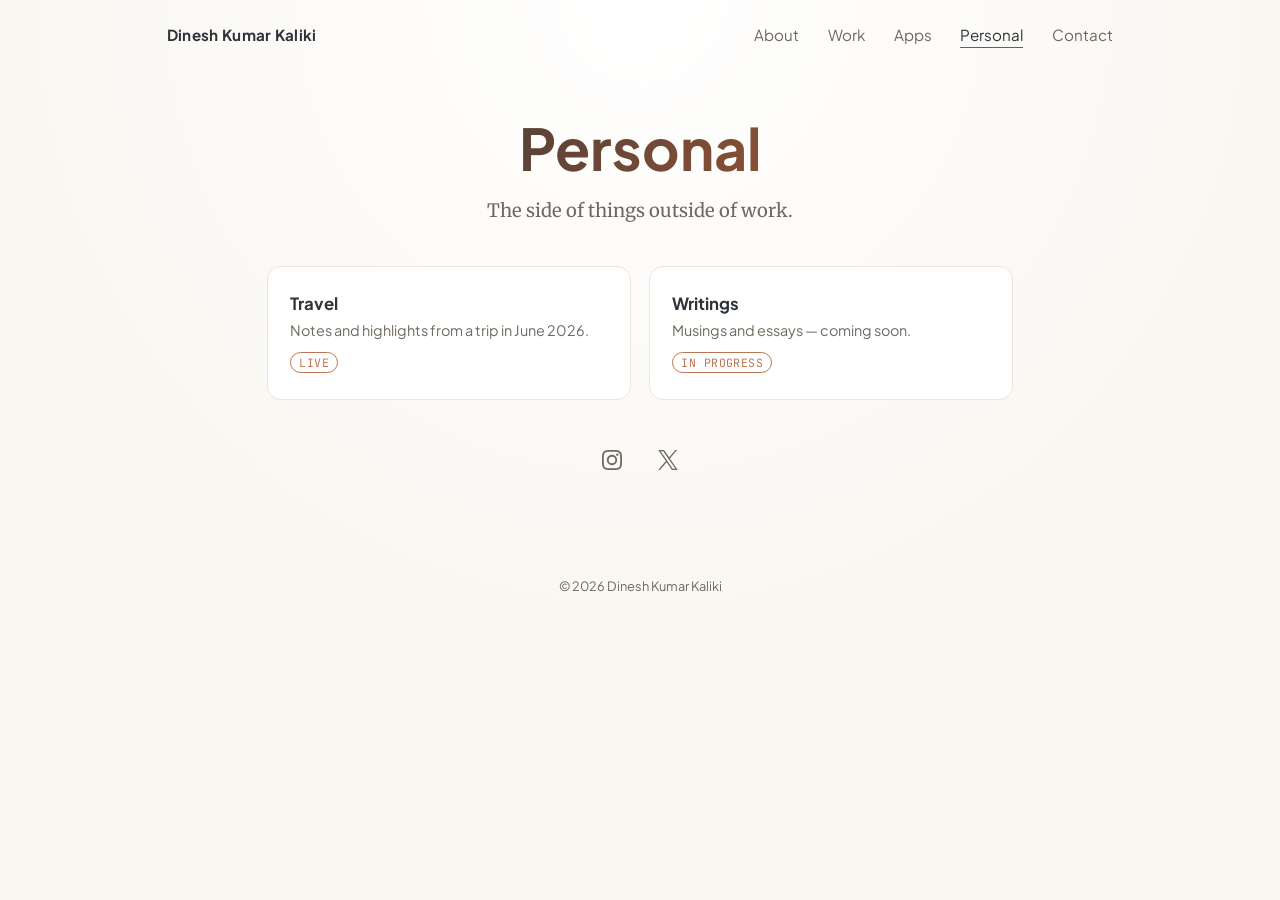
<file: personal.html>
<!DOCTYPE html>
<html lang="en">
<head>
<meta charset="UTF-8">
<meta name="viewport" content="width=device-width, initial-scale=1.0">
<title>Personal — Dinesh Kumar Kaliki</title>
<meta name="description" content="Travel, writings, and other things outside of work.">
<link rel="icon" href="favicon.ico" sizes="any">
<link rel="icon" type="image/png" sizes="32x32" href="favicon-32x32.png">
<link rel="icon" type="image/png" sizes="16x16" href="favicon-16x16.png">
<link rel="apple-touch-icon" href="apple-touch-icon.png">
<meta property="og:type" content="website">
<meta property="og:site_name" content="Dinesh Kumar Kaliki">
<meta property="og:title" content="Personal">
<meta property="og:description" content="Travel, writings, and other things outside of work.">
<meta property="og:url" content="https://dineshkaliki.com/personal.html">
<meta property="og:image" content="https://dineshkaliki.com/images/og-image.png">
<meta property="og:image:width" content="1200">
<meta property="og:image:height" content="630">
<meta name="twitter:card" content="summary_large_image">
<meta name="twitter:title" content="Personal">
<meta name="twitter:description" content="Travel, writings, and other things outside of work.">
<meta name="twitter:image" content="https://dineshkaliki.com/images/og-image.png">
<link rel="stylesheet" href="css/style.css">
<!-- Cloudflare Web Analytics -->
<script type="module" src="https://static.cloudflareinsights.com/beacon.min.js" data-cf-beacon='{"token": "4ffa7d6109c9449bace6578badd98a53"}'></script>
<!-- End Cloudflare Web Analytics -->
</head>
<body>
  <nav class="nav">
    <a class="brand" href="index.html">Dinesh Kumar Kaliki</a>
    <ul>
      <li><a href="about.html">About</a></li>
      <li><a href="work.html">Work</a></li>
      <li><a href="apps.html">Apps</a></li>
      <li><a class="active" href="personal.html">Personal</a></li>
      <li><a href="contact.html">Contact</a></li>
    </ul>
  </nav>

  <main>
    <h1>Personal</h1>
    <p class="tagline">The side of things outside of work.</p>

    <div class="grid">
      <a class="card" href="travel/">
        <h3>Travel</h3>
        <p>Notes and highlights from a trip in June 2026.</p>
        <span class="badge">Live</span>
      </a>
      <div class="card">
        <h3>Writings</h3>
        <p>Musings and essays — coming soon.</p>
        <span class="badge">In progress</span>
      </div>
    </div>

    <div class="links">
      <a href="https://www.instagram.com/diniiidinesh" target="_blank" rel="noopener" title="instagram.com/diniiidinesh" aria-label="Instagram"><svg viewBox="0 0 24 24" xmlns="http://www.w3.org/2000/svg"><path d="M7.0301.084c-1.2768.0602-2.1487.264-2.911.5634-.7888.3075-1.4575.72-2.1228 1.3877-.6652.6677-1.075 1.3368-1.3802 2.127-.2954.7638-.4956 1.6365-.552 2.914-.0564 1.2775-.0689 1.6882-.0626 4.947.0062 3.2586.0206 3.6671.0825 4.9473.061 1.2765.264 2.1482.5635 2.9107.308.7889.72 1.4573 1.388 2.1228.6679.6655 1.3365 1.0743 2.1285 1.38.7632.295 1.6361.4961 2.9134.552 1.2773.056 1.6884.069 4.9462.0627 3.2578-.0062 3.668-.0207 4.9478-.0814 1.28-.0607 2.147-.2652 2.9098-.5633.7889-.3086 1.4578-.72 2.1228-1.3881.665-.6682 1.0745-1.3378 1.3795-2.1284.2957-.7632.4966-1.636.552-2.9124.056-1.2809.0692-1.6898.063-4.948-.0063-3.2583-.021-3.6668-.0817-4.9465-.0607-1.2797-.264-2.1487-.5633-2.9117-.3084-.7889-.72-1.4568-1.3876-2.1228C21.2982 1.33 20.628.9208 19.8378.6165 19.074.321 18.2017.1197 16.9244.0645 15.6471.0093 15.236-.005 11.977.0014 8.718.0076 8.31.0215 7.0301.0839m.1402 21.6932c-1.17-.0509-1.8053-.2453-2.2287-.408-.5606-.216-.96-.4771-1.3819-.895-.422-.4178-.6811-.8186-.9-1.378-.1644-.4234-.3624-1.058-.4171-2.228-.0595-1.2645-.072-1.6442-.079-4.848-.007-3.2037.0053-3.583.0607-4.848.05-1.169.2456-1.805.408-2.2282.216-.5613.4762-.96.895-1.3816.4188-.4217.8184-.6814 1.3783-.9003.423-.1651 1.0575-.3614 2.227-.4171 1.2655-.06 1.6447-.072 4.848-.079 3.2033-.007 3.5835.005 4.8495.0608 1.169.0508 1.8053.2445 2.228.408.5608.216.96.4754 1.3816.895.4217.4194.6816.8176.9005 1.3787.1653.4217.3617 1.056.4169 2.2263.0602 1.2655.0739 1.645.0796 4.848.0058 3.203-.0055 3.5834-.061 4.848-.051 1.17-.245 1.8055-.408 2.2294-.216.5604-.4763.96-.8954 1.3814-.419.4215-.8181.6811-1.3783.9-.4224.1649-1.0577.3617-2.2262.4174-1.2656.0595-1.6448.072-4.8493.079-3.2045.007-3.5825-.006-4.848-.0608M16.953 5.5864A1.44 1.44 0 1 0 18.39 4.144a1.44 1.44 0 0 0-1.437 1.4424M5.8385 12.012c.0067 3.4032 2.7706 6.1557 6.173 6.1493 3.4026-.0065 6.157-2.7701 6.1506-6.1733-.0065-3.4032-2.771-6.1565-6.174-6.1498-3.403.0067-6.156 2.771-6.1496 6.1738M8 12.0077a4 4 0 1 1 4.008 3.9921A3.9996 3.9996 0 0 1 8 12.0077"/></svg></a>
      <a href="https://www.x.com/dineshwho" target="_blank" rel="noopener" title="x.com/dineshwho" aria-label="X"><svg viewBox="0 0 24 24" xmlns="http://www.w3.org/2000/svg"><path d="M14.234 10.162 22.977 0h-2.072l-7.591 8.824L7.251 0H.258l9.168 13.343L.258 24H2.33l8.016-9.318L16.749 24h6.993zm-2.837 3.299-.929-1.329L3.076 1.56h3.182l5.965 8.532.929 1.329 7.754 11.09h-3.182z"/></svg></a>
    </div>
  </main>

  <footer>&copy; 2026 Dinesh Kumar Kaliki</footer>
</body>
</html>
</file>
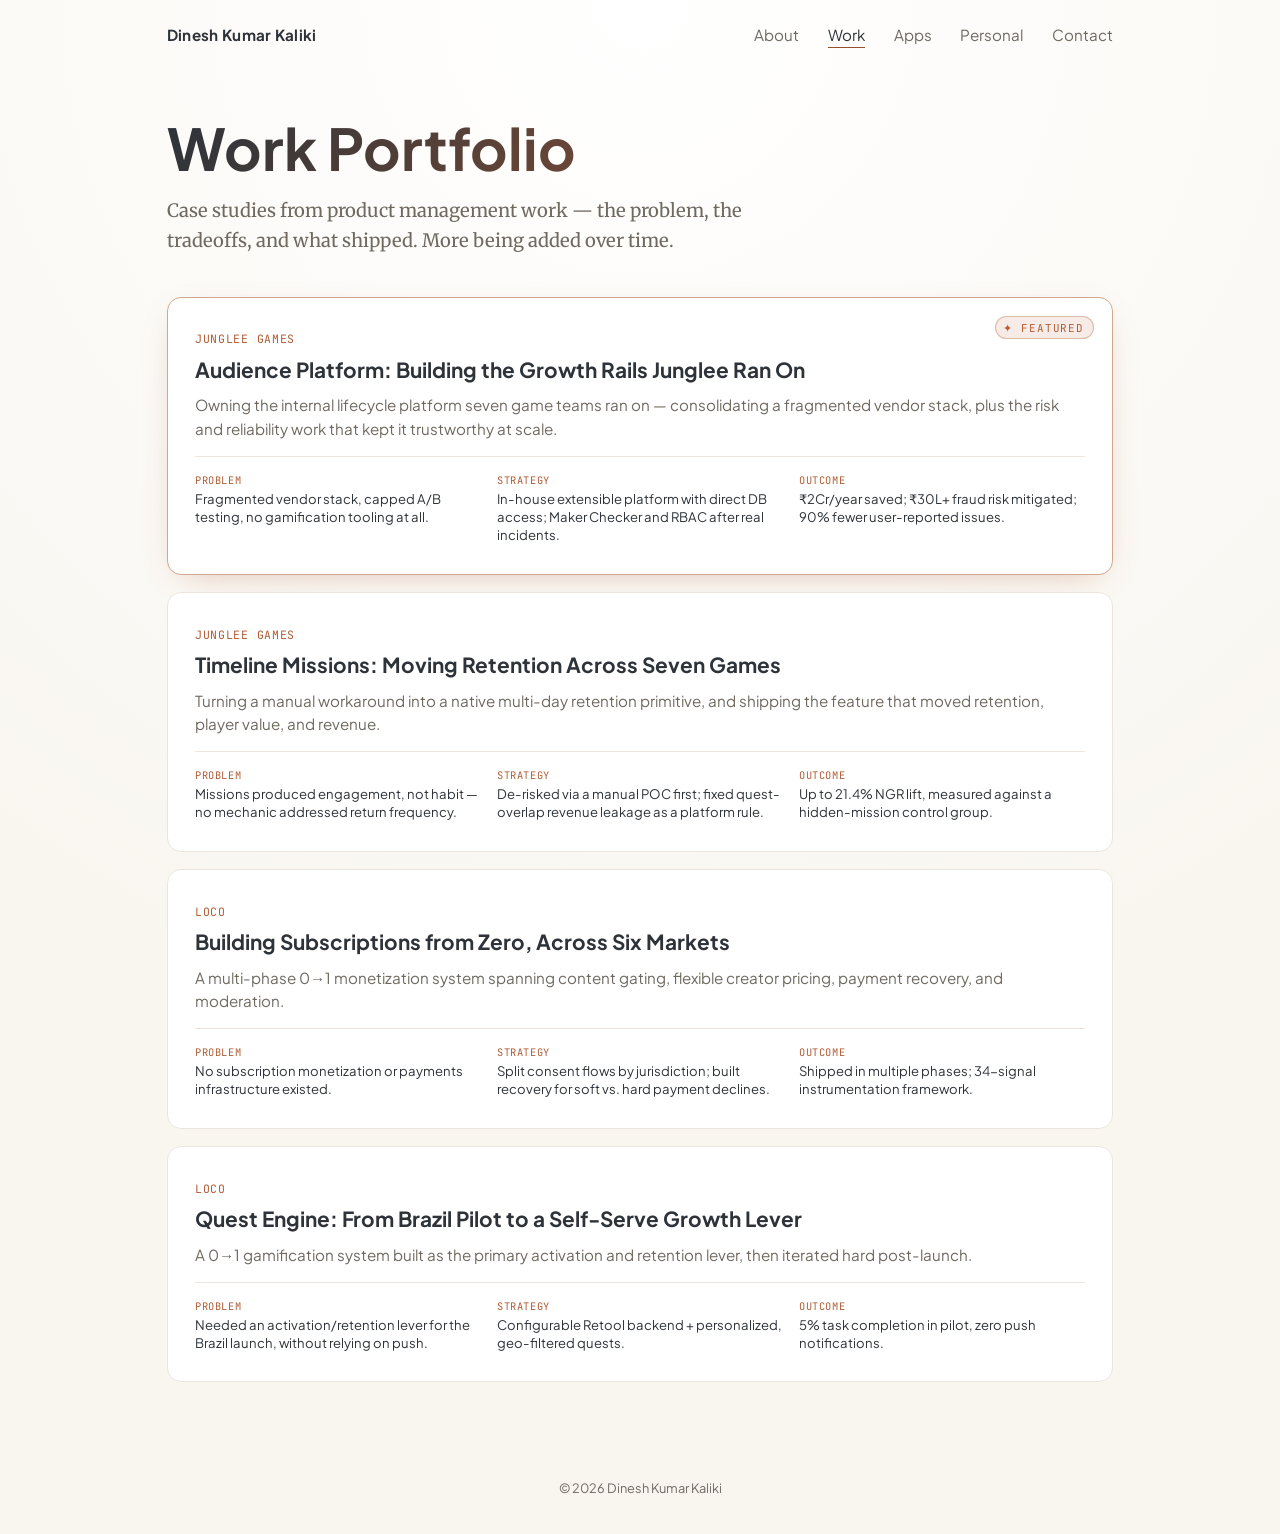
<file: work.html>
<!DOCTYPE html>
<html lang="en">
<head>
<meta charset="UTF-8">
<meta name="viewport" content="width=device-width, initial-scale=1.0">
<title>Work Portfolio — Dinesh Kumar Kaliki</title>
<meta name="description" content="Case studies from product management work — the problem, the tradeoffs, and what shipped.">
<link rel="icon" href="favicon.ico" sizes="any">
<link rel="icon" type="image/png" sizes="32x32" href="favicon-32x32.png">
<link rel="icon" type="image/png" sizes="16x16" href="favicon-16x16.png">
<link rel="apple-touch-icon" href="apple-touch-icon.png">
<meta property="og:type" content="website">
<meta property="og:site_name" content="Dinesh Kumar Kaliki">
<meta property="og:title" content="Work Portfolio">
<meta property="og:description" content="Case studies from product management work — the problem, the tradeoffs, and what shipped.">
<meta property="og:url" content="https://dineshkaliki.com/work.html">
<meta property="og:image" content="https://dineshkaliki.com/images/og-image.png">
<meta property="og:image:width" content="1200">
<meta property="og:image:height" content="630">
<meta name="twitter:card" content="summary_large_image">
<meta name="twitter:title" content="Work Portfolio">
<meta name="twitter:description" content="Case studies from product management work — the problem, the tradeoffs, and what shipped.">
<meta name="twitter:image" content="https://dineshkaliki.com/images/og-image.png">
<link rel="stylesheet" href="css/style.css">
<!-- Cloudflare Web Analytics -->
<script type="module" src="https://static.cloudflareinsights.com/beacon.min.js" data-cf-beacon='{"token": "4ffa7d6109c9449bace6578badd98a53"}'></script>
<!-- End Cloudflare Web Analytics -->
</head>
<body>
  <nav class="nav">
    <a class="brand" href="index.html">Dinesh Kumar Kaliki</a>
    <ul>
      <li><a href="about.html">About</a></li>
      <li><a class="active" href="work.html">Work</a></li>
      <li><a href="apps.html">Apps</a></li>
      <li><a href="personal.html">Personal</a></li>
      <li><a href="contact.html">Contact</a></li>
    </ul>
  </nav>

  <main class="wide">
    <h1>Work Portfolio</h1>
    <p class="lead">
      Case studies from product management work — the problem, the tradeoffs,
      and what shipped. More being added over time.
    </p>

    <div class="grid" style="grid-template-columns:1fr;">
      <a class="case-card is-featured" href="work/audience-platform.html">
        <span class="featured-tag">&#10022; Featured</span>
        <span class="case-company">Junglee Games</span>
        <h3>Audience Platform: Building the Growth Rails Junglee Ran On</h3>
        <p>Owning the internal lifecycle platform seven game teams ran on — consolidating a fragmented vendor stack, plus the risk and reliability work that kept it trustworthy at scale.</p>
        <div class="case-trio">
          <div><span>Problem</span><p>Fragmented vendor stack, capped A/B testing, no gamification tooling at all.</p></div>
          <div><span>Strategy</span><p>In-house extensible platform with direct DB access; Maker Checker and RBAC after real incidents.</p></div>
          <div><span>Outcome</span><p>₹2Cr/year saved; ₹30L+ fraud risk mitigated; 90% fewer user-reported issues.</p></div>
        </div>
      </a>

      <a class="case-card" href="work/timeline-missions.html">
        <span class="case-company">Junglee Games</span>
        <h3>Timeline Missions: Moving Retention Across Seven Games</h3>
        <p>Turning a manual workaround into a native multi-day retention primitive, and shipping the feature that moved retention, player value, and revenue.</p>
        <div class="case-trio">
          <div><span>Problem</span><p>Missions produced engagement, not habit — no mechanic addressed return frequency.</p></div>
          <div><span>Strategy</span><p>De-risked via a manual POC first; fixed quest-overlap revenue leakage as a platform rule.</p></div>
          <div><span>Outcome</span><p>Up to 21.4% NGR lift, measured against a hidden-mission control group.</p></div>
        </div>
      </a>

      <a class="case-card" href="work/subscriptions.html">
        <span class="case-company">Loco</span>
        <h3>Building Subscriptions from Zero, Across Six Markets</h3>
        <p>A multi-phase 0→1 monetization system spanning content gating, flexible creator pricing, payment recovery, and moderation.</p>
        <div class="case-trio">
          <div><span>Problem</span><p>No subscription monetization or payments infrastructure existed.</p></div>
          <div><span>Strategy</span><p>Split consent flows by jurisdiction; built recovery for soft vs. hard payment declines.</p></div>
          <div><span>Outcome</span><p>Shipped in multiple phases; 34-signal instrumentation framework.</p></div>
        </div>
      </a>

      <a class="case-card" href="work/quest-engine.html">
        <span class="case-company">Loco</span>
        <h3>Quest Engine: From Brazil Pilot to a Self-Serve Growth Lever</h3>
        <p>A 0→1 gamification system built as the primary activation and retention lever, then iterated hard post-launch.</p>
        <div class="case-trio">
          <div><span>Problem</span><p>Needed an activation/retention lever for the Brazil launch, without relying on push.</p></div>
          <div><span>Strategy</span><p>Configurable Retool backend + personalized, geo-filtered quests.</p></div>
          <div><span>Outcome</span><p>5% task completion in pilot, zero push notifications.</p></div>
        </div>
      </a>
    </div>
  </main>

  <footer>&copy; 2026 Dinesh Kumar Kaliki</footer>
</body>
</html>
</file>
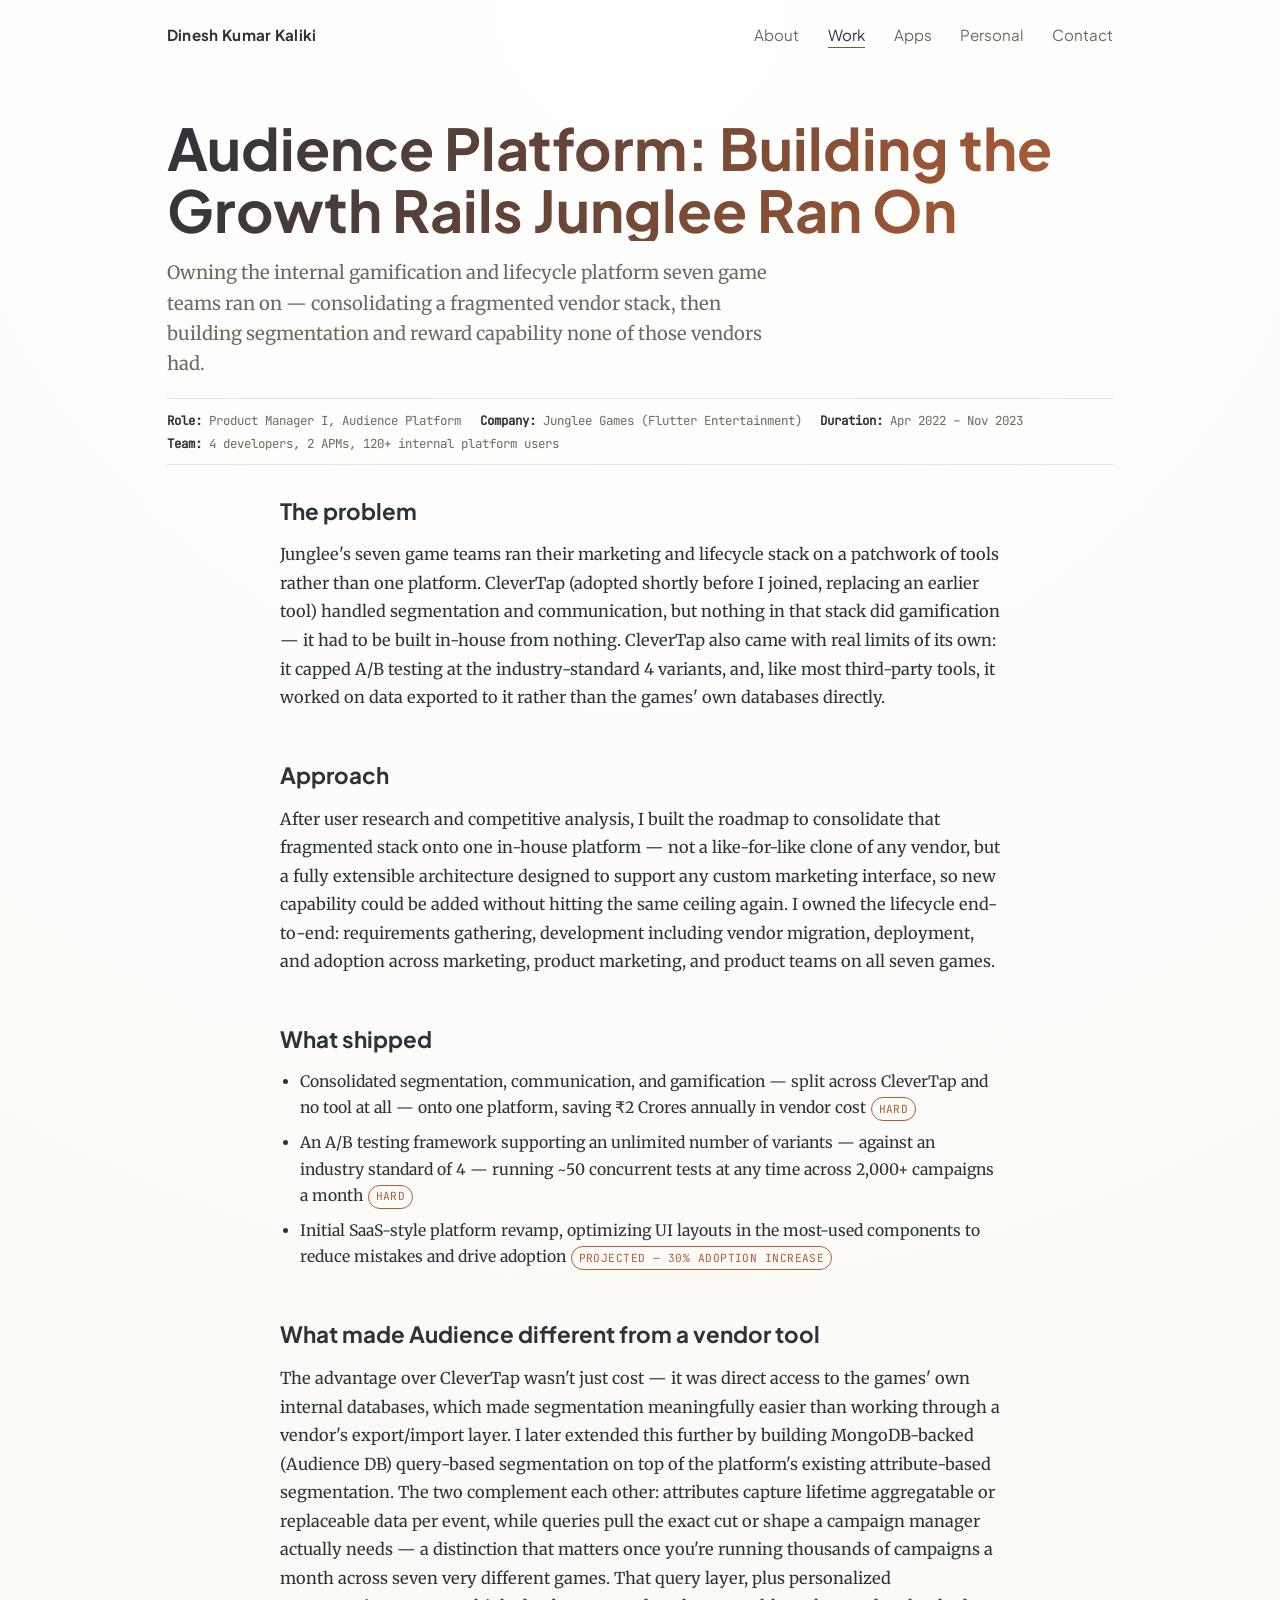
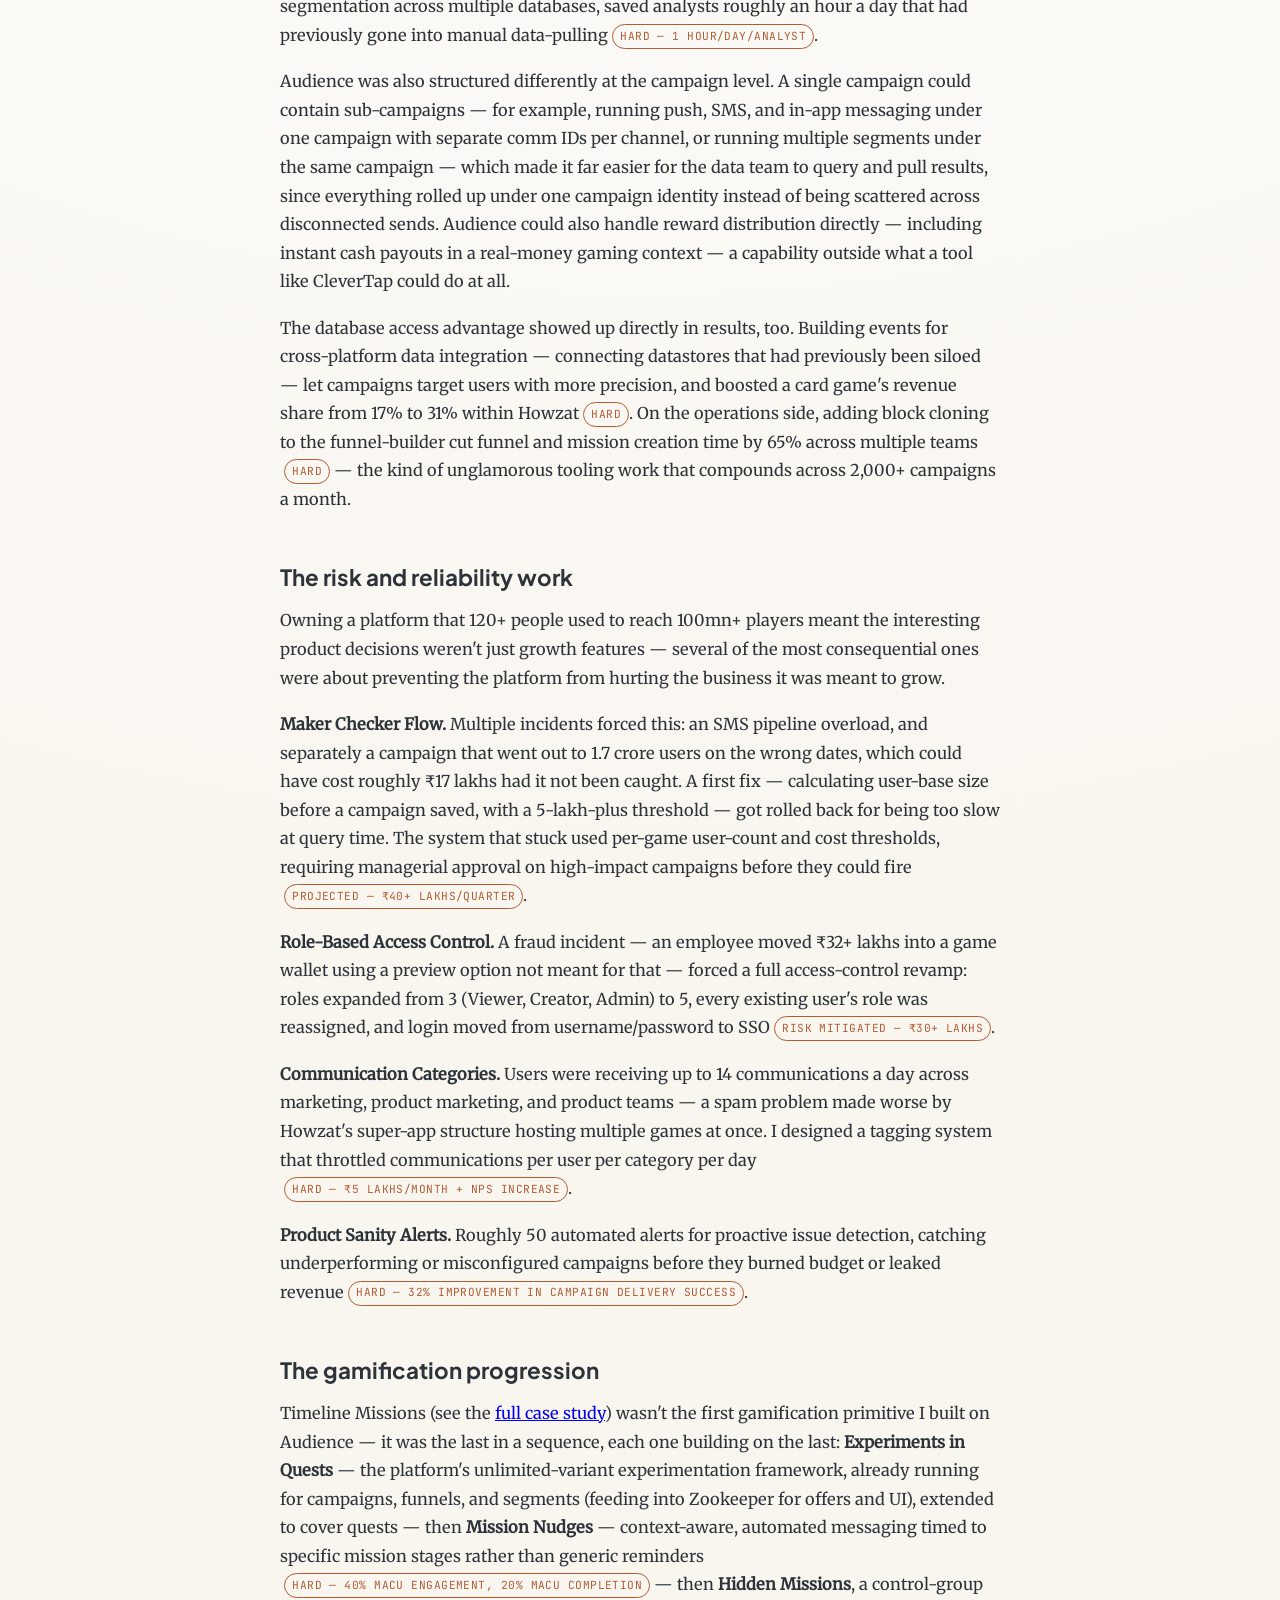
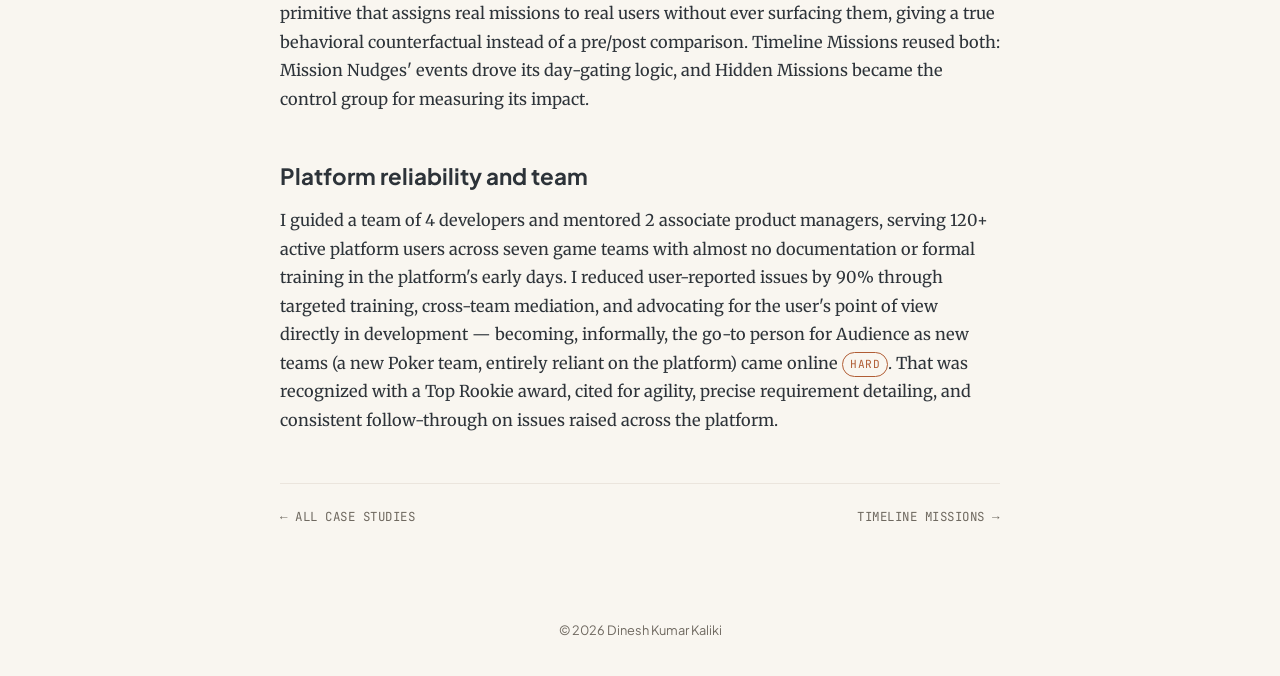
<file: work/audience-platform.html>
<!DOCTYPE html>
<html lang="en">
<head>
<meta charset="UTF-8">
<meta name="viewport" content="width=device-width, initial-scale=1.0">
<title>Audience Platform — Dinesh Kumar Kaliki</title>
<meta name="description" content="Owning the internal gamification and lifecycle platform seven Junglee game teams ran on.">
<link rel="icon" href="../favicon.ico" sizes="any">
<link rel="icon" type="image/png" sizes="32x32" href="../favicon-32x32.png">
<link rel="icon" type="image/png" sizes="16x16" href="../favicon-16x16.png">
<link rel="apple-touch-icon" href="../apple-touch-icon.png">
<meta property="og:type" content="website">
<meta property="og:site_name" content="Dinesh Kumar Kaliki">
<meta property="og:title" content="Audience Platform: Building the Growth Rails">
<meta property="og:description" content="Owning the internal gamification and lifecycle platform seven Junglee game teams ran on.">
<meta property="og:url" content="https://dineshkaliki.com/work/audience-platform.html">
<meta property="og:image" content="https://dineshkaliki.com/images/og-image.png">
<meta property="og:image:width" content="1200">
<meta property="og:image:height" content="630">
<meta name="twitter:card" content="summary_large_image">
<meta name="twitter:title" content="Audience Platform: Building the Growth Rails">
<meta name="twitter:description" content="Owning the internal gamification and lifecycle platform seven Junglee game teams ran on.">
<meta name="twitter:image" content="https://dineshkaliki.com/images/og-image.png">
<link rel="stylesheet" href="../css/style.css">
<!-- Cloudflare Web Analytics -->
<script type="module" src="https://static.cloudflareinsights.com/beacon.min.js" data-cf-beacon='{"token": "4ffa7d6109c9449bace6578badd98a53"}'></script>
<!-- End Cloudflare Web Analytics -->
</head>
<body>
  <nav class="nav">
    <a class="brand" href="../index.html">Dinesh Kumar Kaliki</a>
    <ul>
      <li><a href="../about.html">About</a></li>
      <li><a class="active" href="../work.html">Work</a></li>
      <li><a href="../apps.html">Apps</a></li>
      <li><a href="../personal.html">Personal</a></li>
      <li><a href="../contact.html">Contact</a></li>
    </ul>
  </nav>

  <main class="wide">
    <h1>Audience Platform: Building the Growth Rails Junglee Ran On</h1>
    <p class="lead">Owning the internal gamification and lifecycle platform seven game teams ran on — consolidating a fragmented vendor stack, then building segmentation and reward capability none of those vendors had.</p>

    <div class="case-meta">
      <span><strong>Role:</strong> Product Manager I, Audience Platform</span>
      <span><strong>Company:</strong> Junglee Games (Flutter Entertainment)</span>
      <span><strong>Duration:</strong> Apr 2022 – Nov 2023</span>
      <span><strong>Team:</strong> 4 developers, 2 APMs, 120+ internal platform users</span>
    </div>

    <div class="case-body">
      <h2>The problem</h2>
      <p>Junglee's seven game teams ran their marketing and lifecycle stack on a patchwork of tools rather than one platform. CleverTap (adopted shortly before I joined, replacing an earlier tool) handled segmentation and communication, but nothing in that stack did gamification — it had to be built in-house from nothing. CleverTap also came with real limits of its own: it capped A/B testing at the industry-standard 4 variants, and, like most third-party tools, it worked on data exported to it rather than the games' own databases directly.</p>

      <h2>Approach</h2>
      <p>After user research and competitive analysis, I built the roadmap to consolidate that fragmented stack onto one in-house platform — not a like-for-like clone of any vendor, but a fully extensible architecture designed to support any custom marketing interface, so new capability could be added without hitting the same ceiling again. I owned the lifecycle end-to-end: requirements gathering, development including vendor migration, deployment, and adoption across marketing, product marketing, and product teams on all seven games.</p>

      <h2>What shipped</h2>
      <ul>
        <li>Consolidated segmentation, communication, and gamification — split across CleverTap and no tool at all — onto one platform, saving ₹2 Crores annually in vendor cost<span class="case-metric">Hard</span></li>
        <li>An A/B testing framework supporting an unlimited number of variants — against an industry standard of 4 — running ~50 concurrent tests at any time across 2,000+ campaigns a month<span class="case-metric">Hard</span></li>
        <li>Initial SaaS-style platform revamp, optimizing UI layouts in the most-used components to reduce mistakes and drive adoption<span class="case-metric">Projected — 30% adoption increase</span></li>
      </ul>

      <h2>What made Audience different from a vendor tool</h2>
      <p>The advantage over CleverTap wasn't just cost — it was direct access to the games' own internal databases, which made segmentation meaningfully easier than working through a vendor's export/import layer. I later extended this further by building MongoDB-backed (Audience DB) query-based segmentation on top of the platform's existing attribute-based segmentation. The two complement each other: attributes capture lifetime aggregatable or replaceable data per event, while queries pull the exact cut or shape a campaign manager actually needs — a distinction that matters once you're running thousands of campaigns a month across seven very different games. That query layer, plus personalized segmentation across multiple databases, saved analysts roughly an hour a day that had previously gone into manual data-pulling<span class="case-metric">Hard — 1 hour/day/analyst</span>.</p>
      <p>Audience was also structured differently at the campaign level. A single campaign could contain sub-campaigns — for example, running push, SMS, and in-app messaging under one campaign with separate comm IDs per channel, or running multiple segments under the same campaign — which made it far easier for the data team to query and pull results, since everything rolled up under one campaign identity instead of being scattered across disconnected sends. Audience could also handle reward distribution directly — including instant cash payouts in a real-money gaming context — a capability outside what a tool like CleverTap could do at all.</p>
      <p>The database access advantage showed up directly in results, too. Building events for cross-platform data integration — connecting datastores that had previously been siloed — let campaigns target users with more precision, and boosted a card game's revenue share from 17% to 31% within Howzat<span class="case-metric">Hard</span>. On the operations side, adding block cloning to the funnel-builder cut funnel and mission creation time by 65% across multiple teams<span class="case-metric">Hard</span> — the kind of unglamorous tooling work that compounds across 2,000+ campaigns a month.</p>

      <h2>The risk and reliability work</h2>
      <p>Owning a platform that 120+ people used to reach 100mn+ players meant the interesting product decisions weren't just growth features — several of the most consequential ones were about preventing the platform from hurting the business it was meant to grow.</p>
      <p><strong>Maker Checker Flow.</strong> Multiple incidents forced this: an SMS pipeline overload, and separately a campaign that went out to 1.7 crore users on the wrong dates, which could have cost roughly ₹17 lakhs had it not been caught. A first fix — calculating user-base size before a campaign saved, with a 5-lakh-plus threshold — got rolled back for being too slow at query time. The system that stuck used per-game user-count and cost thresholds, requiring managerial approval on high-impact campaigns before they could fire<span class="case-metric">Projected — ₹40+ lakhs/quarter</span>.</p>
      <p><strong>Role-Based Access Control.</strong> A fraud incident — an employee moved ₹32+ lakhs into a game wallet using a preview option not meant for that — forced a full access-control revamp: roles expanded from 3 (Viewer, Creator, Admin) to 5, every existing user's role was reassigned, and login moved from username/password to SSO<span class="case-metric">Risk mitigated — ₹30+ lakhs</span>.</p>
      <p><strong>Communication Categories.</strong> Users were receiving up to 14 communications a day across marketing, product marketing, and product teams — a spam problem made worse by Howzat's super-app structure hosting multiple games at once. I designed a tagging system that throttled communications per user per category per day<span class="case-metric">Hard — ₹5 lakhs/month + NPS increase</span>.</p>
      <p><strong>Product Sanity Alerts.</strong> Roughly 50 automated alerts for proactive issue detection, catching underperforming or misconfigured campaigns before they burned budget or leaked revenue<span class="case-metric">Hard — 32% improvement in Campaign Delivery Success</span>.</p>

      <h2>The gamification progression</h2>
      <p>Timeline Missions (see the <a href="timeline-missions.html">full case study</a>) wasn't the first gamification primitive I built on Audience — it was the last in a sequence, each one building on the last: <strong>Experiments in Quests</strong> — the platform's unlimited-variant experimentation framework, already running for campaigns, funnels, and segments (feeding into Zookeeper for offers and UI), extended to cover quests — then <strong>Mission Nudges</strong> — context-aware, automated messaging timed to specific mission stages rather than generic reminders<span class="case-metric">Hard — 40% MACU engagement, 20% MACU completion</span> — then <strong>Hidden Missions</strong>, a control-group primitive that assigns real missions to real users without ever surfacing them, giving a true behavioral counterfactual instead of a pre/post comparison. Timeline Missions reused both: Mission Nudges' events drove its day-gating logic, and Hidden Missions became the control group for measuring its impact.</p>

      <h2>Platform reliability and team</h2>
      <p>I guided a team of 4 developers and mentored 2 associate product managers, serving 120+ active platform users across seven game teams with almost no documentation or formal training in the platform's early days. I reduced user-reported issues by 90% through targeted training, cross-team mediation, and advocating for the user's point of view directly in development — becoming, informally, the go-to person for Audience as new teams (a new Poker team, entirely reliant on the platform) came online<span class="case-metric">Hard</span>. That was recognized with a Top Rookie award, cited for agility, precise requirement detailing, and consistent follow-through on issues raised across the platform.</p>
    </div>

    <div class="case-nav">
      <a href="../work.html">&larr; All case studies</a>
      <a href="timeline-missions.html">Timeline Missions &rarr;</a>
    </div>
  </main>

  <footer>&copy; 2026 Dinesh Kumar Kaliki</footer>
</body>
</html>
</file>
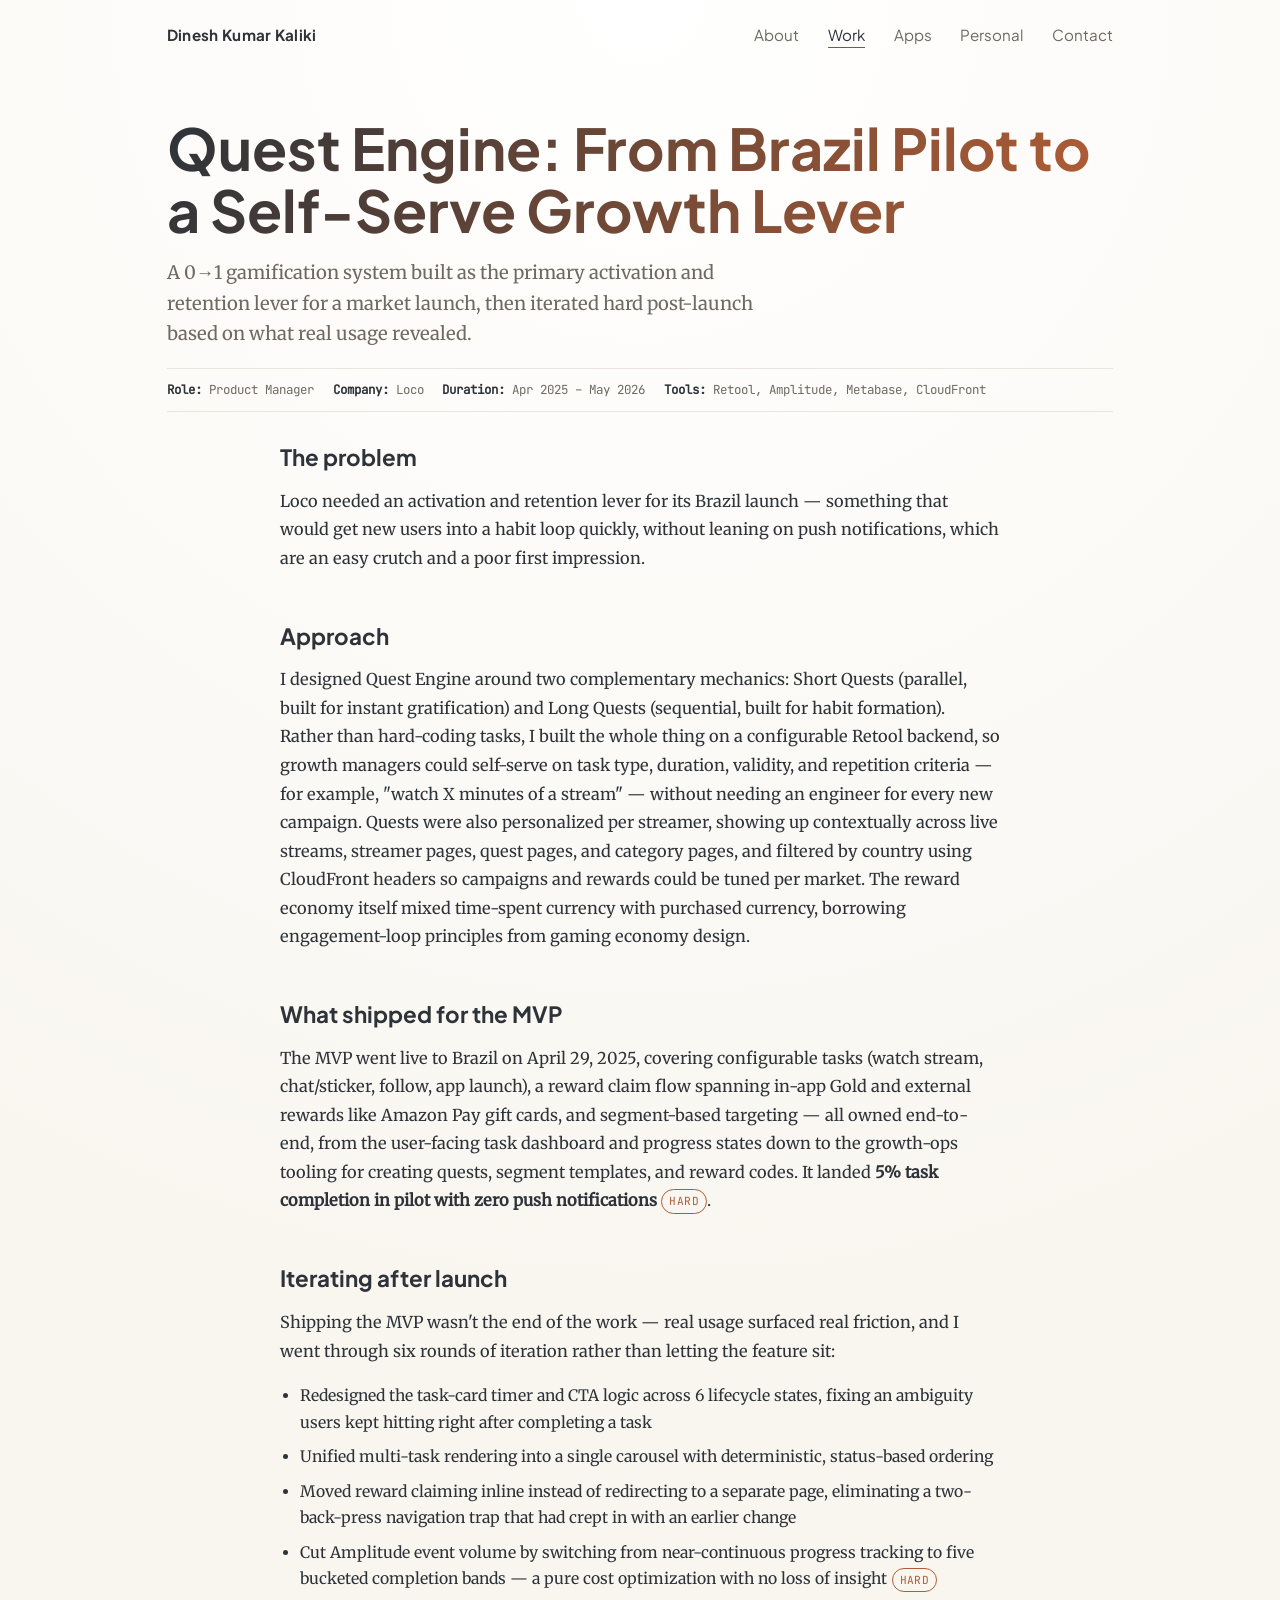
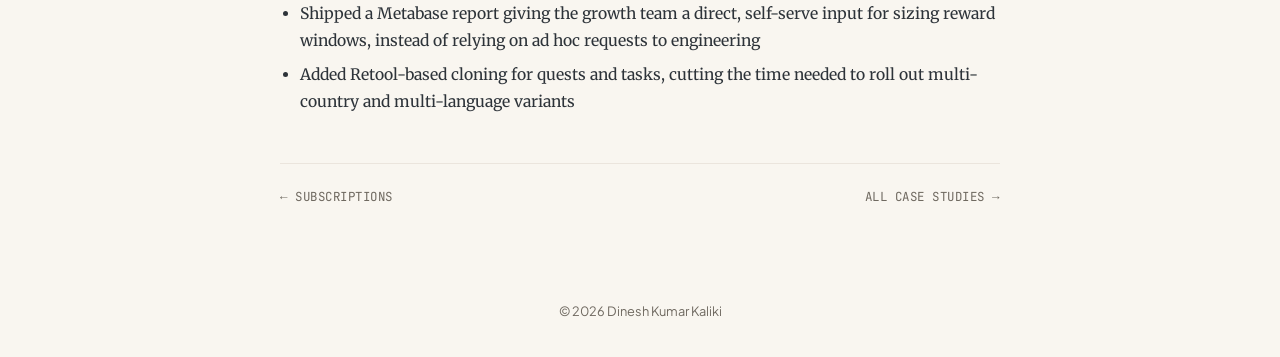
<file: work/quest-engine.html>
<!DOCTYPE html>
<html lang="en">
<head>
<meta charset="UTF-8">
<meta name="viewport" content="width=device-width, initial-scale=1.0">
<title>Quest Engine — Dinesh Kumar Kaliki</title>
<meta name="description" content="A 0→1 gamification system built as an activation and retention lever for a market launch, then iterated hard post-launch.">
<link rel="icon" href="../favicon.ico" sizes="any">
<link rel="icon" type="image/png" sizes="32x32" href="../favicon-32x32.png">
<link rel="icon" type="image/png" sizes="16x16" href="../favicon-16x16.png">
<link rel="apple-touch-icon" href="../apple-touch-icon.png">
<meta property="og:type" content="website">
<meta property="og:site_name" content="Dinesh Kumar Kaliki">
<meta property="og:title" content="Quest Engine: Brazil Pilot to Growth Lever">
<meta property="og:description" content="A 0→1 gamification system built as the activation and retention lever for a market launch, then iterated hard post-launch.">
<meta property="og:url" content="https://dineshkaliki.com/work/quest-engine.html">
<meta property="og:image" content="https://dineshkaliki.com/images/og-image.png">
<meta property="og:image:width" content="1200">
<meta property="og:image:height" content="630">
<meta name="twitter:card" content="summary_large_image">
<meta name="twitter:title" content="Quest Engine: Brazil Pilot to Growth Lever">
<meta name="twitter:description" content="A 0→1 gamification system built as the activation and retention lever for a market launch, then iterated hard post-launch.">
<meta name="twitter:image" content="https://dineshkaliki.com/images/og-image.png">
<link rel="stylesheet" href="../css/style.css">
<!-- Cloudflare Web Analytics -->
<script type="module" src="https://static.cloudflareinsights.com/beacon.min.js" data-cf-beacon='{"token": "4ffa7d6109c9449bace6578badd98a53"}'></script>
<!-- End Cloudflare Web Analytics -->
</head>
<body>
  <nav class="nav">
    <a class="brand" href="../index.html">Dinesh Kumar Kaliki</a>
    <ul>
      <li><a href="../about.html">About</a></li>
      <li><a class="active" href="../work.html">Work</a></li>
      <li><a href="../apps.html">Apps</a></li>
      <li><a href="../personal.html">Personal</a></li>
      <li><a href="../contact.html">Contact</a></li>
    </ul>
  </nav>

  <main class="wide">
    <h1>Quest Engine: From Brazil Pilot to a Self-Serve Growth Lever</h1>
    <p class="lead">A 0→1 gamification system built as the primary activation and retention lever for a market launch, then iterated hard post-launch based on what real usage revealed.</p>

    <div class="case-meta">
      <span><strong>Role:</strong> Product Manager</span>
      <span><strong>Company:</strong> Loco</span>
      <span><strong>Duration:</strong> Apr 2025 – May 2026</span>
      <span><strong>Tools:</strong> Retool, Amplitude, Metabase, CloudFront</span>
    </div>

    <div class="case-body">
      <h2>The problem</h2>
      <p>Loco needed an activation and retention lever for its Brazil launch — something that would get new users into a habit loop quickly, without leaning on push notifications, which are an easy crutch and a poor first impression.</p>

      <h2>Approach</h2>
      <p>I designed Quest Engine around two complementary mechanics: Short Quests (parallel, built for instant gratification) and Long Quests (sequential, built for habit formation). Rather than hard-coding tasks, I built the whole thing on a configurable Retool backend, so growth managers could self-serve on task type, duration, validity, and repetition criteria — for example, "watch X minutes of a stream" — without needing an engineer for every new campaign. Quests were also personalized per streamer, showing up contextually across live streams, streamer pages, quest pages, and category pages, and filtered by country using CloudFront headers so campaigns and rewards could be tuned per market. The reward economy itself mixed time-spent currency with purchased currency, borrowing engagement-loop principles from gaming economy design.</p>

      <h2>What shipped for the MVP</h2>
      <p>The MVP went live to Brazil on April 29, 2025, covering configurable tasks (watch stream, chat/sticker, follow, app launch), a reward claim flow spanning in-app Gold and external rewards like Amazon Pay gift cards, and segment-based targeting — all owned end-to-end, from the user-facing task dashboard and progress states down to the growth-ops tooling for creating quests, segment templates, and reward codes. It landed <strong>5% task completion in pilot with zero push notifications</strong><span class="case-metric">Hard</span>.</p>

      <h2>Iterating after launch</h2>
      <p>Shipping the MVP wasn't the end of the work — real usage surfaced real friction, and I went through six rounds of iteration rather than letting the feature sit:</p>
      <ul>
        <li>Redesigned the task-card timer and CTA logic across 6 lifecycle states, fixing an ambiguity users kept hitting right after completing a task</li>
        <li>Unified multi-task rendering into a single carousel with deterministic, status-based ordering</li>
        <li>Moved reward claiming inline instead of redirecting to a separate page, eliminating a two-back-press navigation trap that had crept in with an earlier change</li>
        <li>Cut Amplitude event volume by switching from near-continuous progress tracking to five bucketed completion bands — a pure cost optimization with no loss of insight<span class="case-metric">Hard</span></li>
        <li>Shipped a Metabase report giving the growth team a direct, self-serve input for sizing reward windows, instead of relying on ad hoc requests to engineering</li>
        <li>Added Retool-based cloning for quests and tasks, cutting the time needed to roll out multi-country and multi-language variants</li>
      </ul>

    </div>

    <!-- What I'd flag in an interview (kept for interview prep, not shown on the public page):
    The MVP metric (5% completion) is the headline number, but the more interesting story is the
    iteration discipline afterward — particularly the state-machine redesign, which came directly
    from watching where users got stuck, and the Amplitude cost optimization, which is the kind of
    unglamorous but real engineering-adjacent thinking that rarely makes it onto a resume bullet
    but matters a lot at scale. -->

    <div class="case-nav">
      <a href="subscriptions.html">&larr; Subscriptions</a>
      <a href="../work.html">All case studies &rarr;</a>
    </div>
  </main>

  <footer>&copy; 2026 Dinesh Kumar Kaliki</footer>
</body>
</html>
</file>
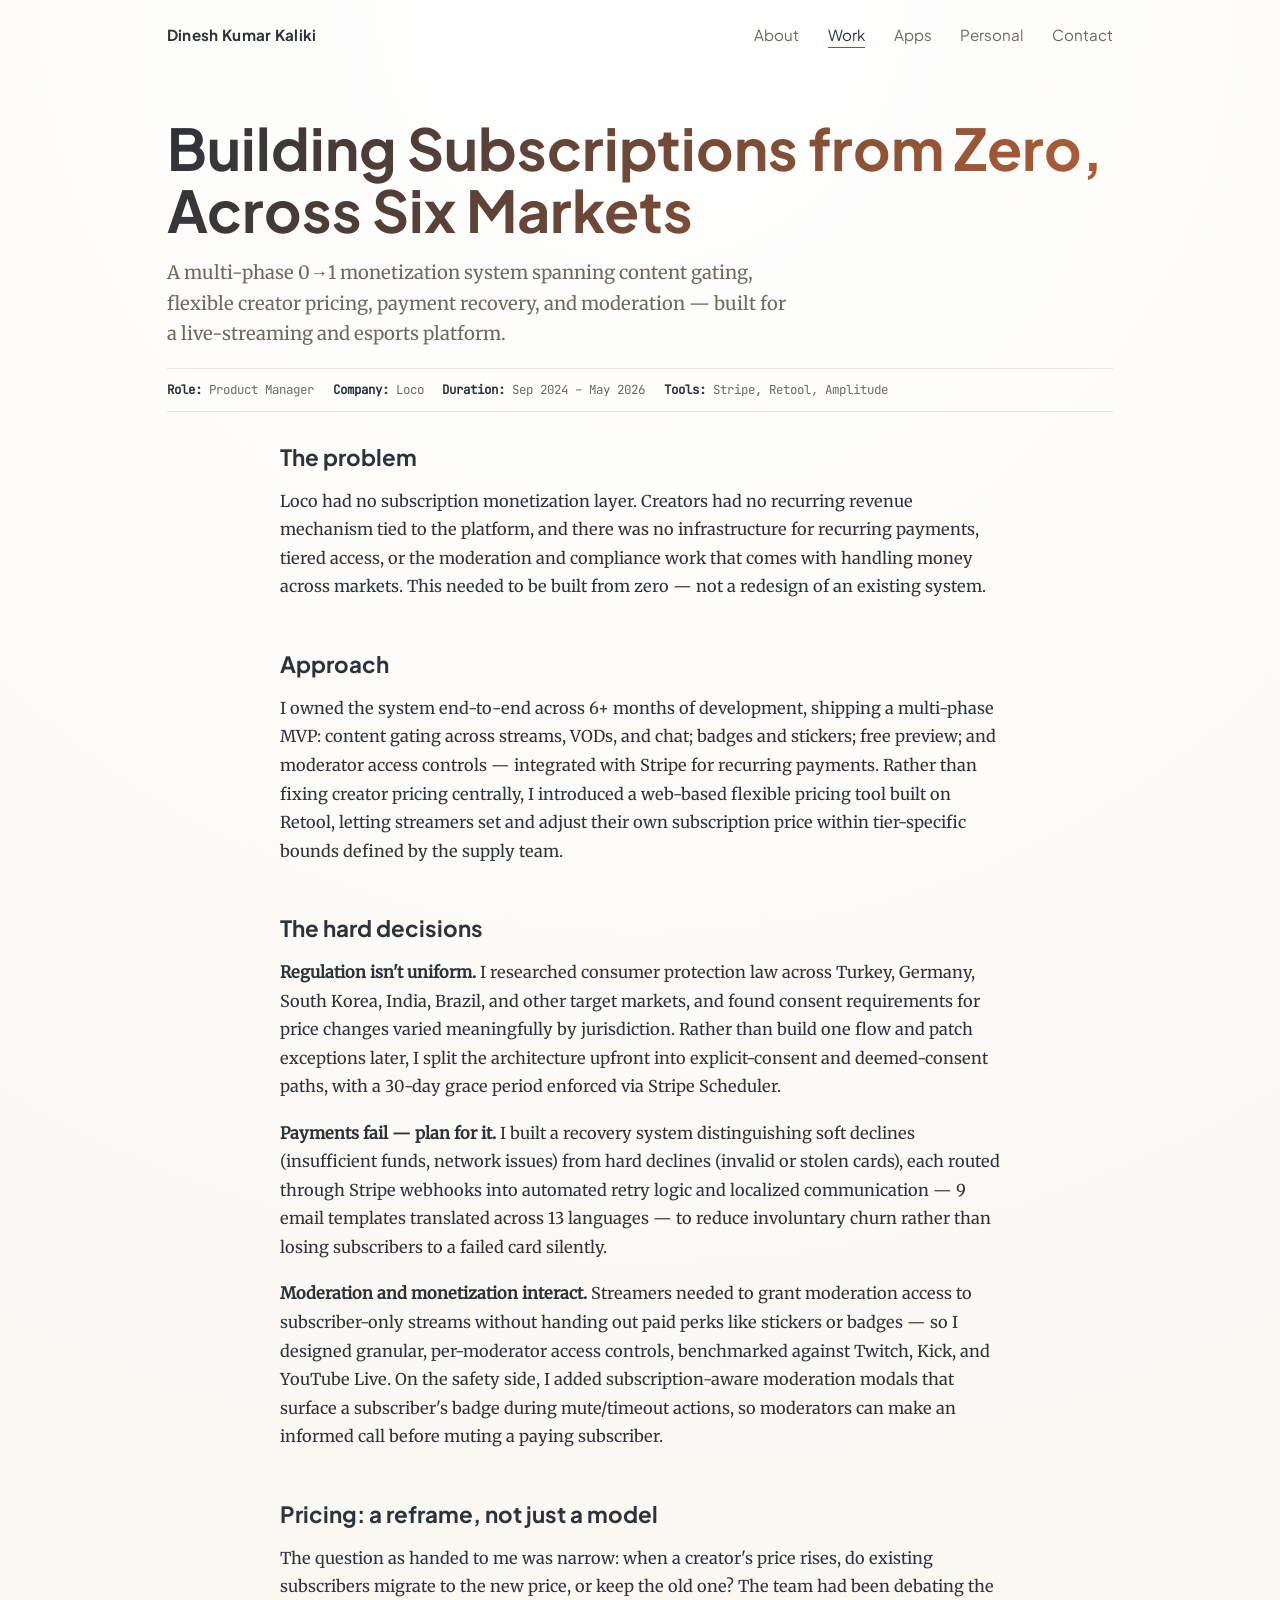
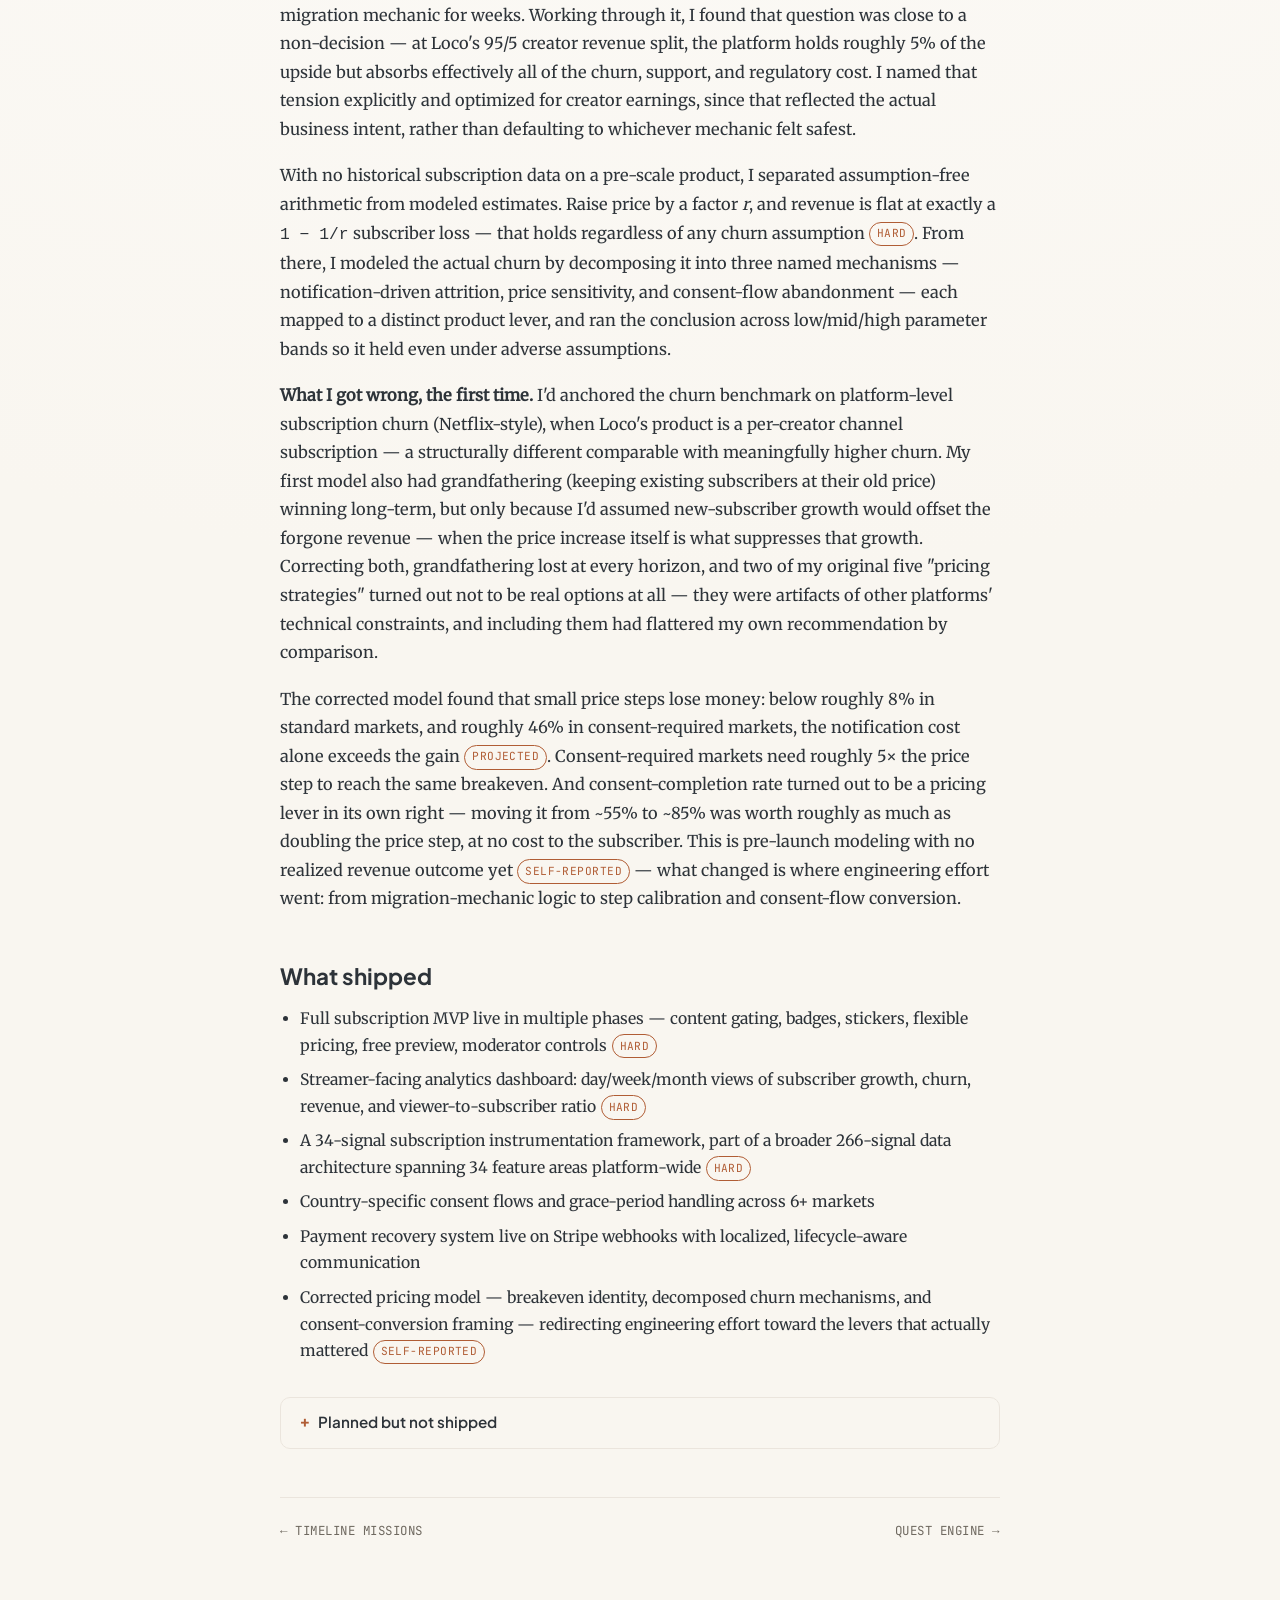
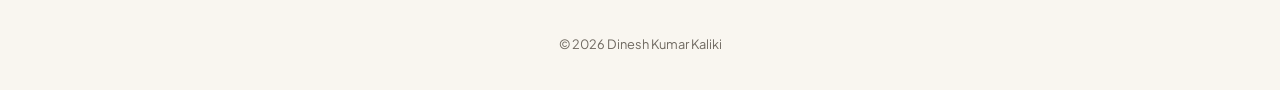
<file: work/subscriptions.html>
<!DOCTYPE html>
<html lang="en">
<head>
<meta charset="UTF-8">
<meta name="viewport" content="width=device-width, initial-scale=1.0">
<title>Subscriptions — Dinesh Kumar Kaliki</title>
<meta name="description" content="A multi-phase 0→1 subscription system: content gating, flexible pricing, payment recovery, and moderation, built for a live-streaming platform.">
<link rel="icon" href="../favicon.ico" sizes="any">
<link rel="icon" type="image/png" sizes="32x32" href="../favicon-32x32.png">
<link rel="icon" type="image/png" sizes="16x16" href="../favicon-16x16.png">
<link rel="apple-touch-icon" href="../apple-touch-icon.png">
<meta property="og:type" content="website">
<meta property="og:site_name" content="Dinesh Kumar Kaliki">
<meta property="og:title" content="Building Subscriptions from Zero">
<meta property="og:description" content="A multi-phase 0→1 subscription system: content gating, flexible pricing, payment recovery, and moderation.">
<meta property="og:url" content="https://dineshkaliki.com/work/subscriptions.html">
<meta property="og:image" content="https://dineshkaliki.com/images/og-image.png">
<meta property="og:image:width" content="1200">
<meta property="og:image:height" content="630">
<meta name="twitter:card" content="summary_large_image">
<meta name="twitter:title" content="Building Subscriptions from Zero">
<meta name="twitter:description" content="A multi-phase 0→1 subscription system: content gating, flexible pricing, payment recovery, and moderation.">
<meta name="twitter:image" content="https://dineshkaliki.com/images/og-image.png">
<link rel="stylesheet" href="../css/style.css">
<!-- Cloudflare Web Analytics -->
<script type="module" src="https://static.cloudflareinsights.com/beacon.min.js" data-cf-beacon='{"token": "4ffa7d6109c9449bace6578badd98a53"}'></script>
<!-- End Cloudflare Web Analytics -->
</head>
<body>
  <nav class="nav">
    <a class="brand" href="../index.html">Dinesh Kumar Kaliki</a>
    <ul>
      <li><a href="../about.html">About</a></li>
      <li><a class="active" href="../work.html">Work</a></li>
      <li><a href="../apps.html">Apps</a></li>
      <li><a href="../personal.html">Personal</a></li>
      <li><a href="../contact.html">Contact</a></li>
    </ul>
  </nav>

  <main class="wide">
    <h1>Building Subscriptions from Zero, Across Six Markets</h1>
    <p class="lead">A multi-phase 0→1 monetization system spanning content gating, flexible creator pricing, payment recovery, and moderation — built for a live-streaming and esports platform.</p>

    <div class="case-meta">
      <span><strong>Role:</strong> Product Manager</span>
      <span><strong>Company:</strong> Loco</span>
      <span><strong>Duration:</strong> Sep 2024 – May 2026</span>
      <span><strong>Tools:</strong> Stripe, Retool, Amplitude</span>
    </div>

    <div class="case-body">
      <h2>The problem</h2>
      <p>Loco had no subscription monetization layer. Creators had no recurring revenue mechanism tied to the platform, and there was no infrastructure for recurring payments, tiered access, or the moderation and compliance work that comes with handling money across markets. This needed to be built from zero — not a redesign of an existing system.</p>

      <h2>Approach</h2>
      <p>I owned the system end-to-end across 6+ months of development, shipping a multi-phase MVP: content gating across streams, VODs, and chat; badges and stickers; free preview; and moderator access controls — integrated with Stripe for recurring payments. Rather than fixing creator pricing centrally, I introduced a web-based flexible pricing tool built on Retool, letting streamers set and adjust their own subscription price within tier-specific bounds defined by the supply team.</p>

      <h2>The hard decisions</h2>
      <p><strong>Regulation isn't uniform.</strong> I researched consumer protection law across Turkey, Germany, South Korea, India, Brazil, and other target markets, and found consent requirements for price changes varied meaningfully by jurisdiction. Rather than build one flow and patch exceptions later, I split the architecture upfront into explicit-consent and deemed-consent paths, with a 30-day grace period enforced via Stripe Scheduler.</p>
      <p><strong>Payments fail — plan for it.</strong> I built a recovery system distinguishing soft declines (insufficient funds, network issues) from hard declines (invalid or stolen cards), each routed through Stripe webhooks into automated retry logic and localized communication — 9 email templates translated across 13 languages — to reduce involuntary churn rather than losing subscribers to a failed card silently.</p>
      <p><strong>Moderation and monetization interact.</strong> Streamers needed to grant moderation access to subscriber-only streams without handing out paid perks like stickers or badges — so I designed granular, per-moderator access controls, benchmarked against Twitch, Kick, and YouTube Live. On the safety side, I added subscription-aware moderation modals that surface a subscriber's badge during mute/timeout actions, so moderators can make an informed call before muting a paying subscriber.</p>

      <h2>Pricing: a reframe, not just a model</h2>
      <p>The question as handed to me was narrow: when a creator's price rises, do existing subscribers migrate to the new price, or keep the old one? The team had been debating the migration mechanic for weeks. Working through it, I found that question was close to a non-decision — at Loco's 95/5 creator revenue split, the platform holds roughly 5% of the upside but absorbs effectively all of the churn, support, and regulatory cost. I named that tension explicitly and optimized for creator earnings, since that reflected the actual business intent, rather than defaulting to whichever mechanic felt safest.</p>
      <p>With no historical subscription data on a pre-scale product, I separated assumption-free arithmetic from modeled estimates. Raise price by a factor <em>r</em>, and revenue is flat at exactly a <code>1 − 1/r</code> subscriber loss — that holds regardless of any churn assumption<span class="case-metric">Hard</span>. From there, I modeled the actual churn by decomposing it into three named mechanisms — notification-driven attrition, price sensitivity, and consent-flow abandonment — each mapped to a distinct product lever, and ran the conclusion across low/mid/high parameter bands so it held even under adverse assumptions.</p>
      <p><strong>What I got wrong, the first time.</strong> I'd anchored the churn benchmark on platform-level subscription churn (Netflix-style), when Loco's product is a per-creator channel subscription — a structurally different comparable with meaningfully higher churn. My first model also had grandfathering (keeping existing subscribers at their old price) winning long-term, but only because I'd assumed new-subscriber growth would offset the forgone revenue — when the price increase itself is what suppresses that growth. Correcting both, grandfathering lost at every horizon, and two of my original five "pricing strategies" turned out not to be real options at all — they were artifacts of other platforms' technical constraints, and including them had flattered my own recommendation by comparison.</p>
      <p>The corrected model found that small price steps lose money: below roughly 8% in standard markets, and roughly 46% in consent-required markets, the notification cost alone exceeds the gain<span class="case-metric">Projected</span>. Consent-required markets need roughly 5× the price step to reach the same breakeven. And consent-completion rate turned out to be a pricing lever in its own right — moving it from ~55% to ~85% was worth roughly as much as doubling the price step, at no cost to the subscriber. This is pre-launch modeling with no realized revenue outcome yet<span class="case-metric">Self-reported</span> — what changed is where engineering effort went: from migration-mechanic logic to step calibration and consent-flow conversion.</p>

      <h2>What shipped</h2>
      <ul>
        <li>Full subscription MVP live in multiple phases — content gating, badges, stickers, flexible pricing, free preview, moderator controls<span class="case-metric">Hard</span></li>
        <li>Streamer-facing analytics dashboard: day/week/month views of subscriber growth, churn, revenue, and viewer-to-subscriber ratio<span class="case-metric">Hard</span></li>
        <li>A 34-signal subscription instrumentation framework, part of a broader 266-signal data architecture spanning 34 feature areas platform-wide<span class="case-metric">Hard</span></li>
        <li>Country-specific consent flows and grace-period handling across 6+ markets</li>
        <li>Payment recovery system live on Stripe webhooks with localized, lifecycle-aware communication</li>
        <li>Corrected pricing model — breakeven identity, decomposed churn mechanisms, and consent-conversion framing — redirecting engineering effort toward the levers that actually mattered<span class="case-metric">Self-reported</span></li>
      </ul>

      <details>
        <summary>Planned but not shipped</summary>
        <h4>Cancel auto-renew &amp; reactivation</h4>
        <p>Designed a cancel-and-reactivate flow using Stripe's <code>cancel_at_period_end</code> API, preserving original renewal dates on reactivation, with edge cases defined for mid-block cancellations, post-expiry resubscriptions, and streak preservation for future gamification. PRD complete; not prioritized against other roadmap items at the time.</p>
        <h4>Moderation-based subscription pausing</h4>
        <p>Designed a moderation-triggered pausing system: auto-pause active Stripe subscriptions on a streamer block to prevent subscriber charges during a violation, auto-resume with retroactive invoice collection on unblock, and auto-cancel after 30+ day blocks, with strike-based escalation. PRD complete; didn't clear the prioritization bar against other Trust &amp; Safety work.</p>
        <h4>Android subscription flow</h4>
        <p>Designed a cross-platform Android flow routing users through email-to-mWeb-to-Stripe checkout to bypass Play Store billing fees, with OTP authentication, deep-link return to app, and handling for interrupted multi-session flows. PRD complete; Android represented a smaller share of subscription revenue than iOS/web at the time, so it didn't get engineering allocation.</p>
      </details>
    </div>

    <!-- What I'd flag in an interview (kept for interview prep, not shown on the public page):
    The regulatory research wasn't a compliance afterthought — it shaped the core architecture
    from day one, which is the main reason the consent-flow split held up cleanly across markets
    instead of needing a rework later. The instrumentation work (the 34-signal framework) also
    came with a quieter but important step: auditing existing Amplitude events before building on
    top of them, and catching property mismatches and dead events that would have quietly
    corrupted the new signal set. On pricing specifically: the retraction is an asset, not a
    liability — "I'd benchmarked against platform subscriptions when our product was a per-creator
    subscription, caught it, and rebuilt the model" demonstrates more judgement than the original
    bullet ever did. Have it ready rather than hoping it doesn't come up. -->


    <div class="case-nav">
      <a href="timeline-missions.html">&larr; Timeline Missions</a>
      <a href="quest-engine.html">Quest Engine &rarr;</a>
    </div>
  </main>

  <footer>&copy; 2026 Dinesh Kumar Kaliki</footer>
</body>
</html>
</file>
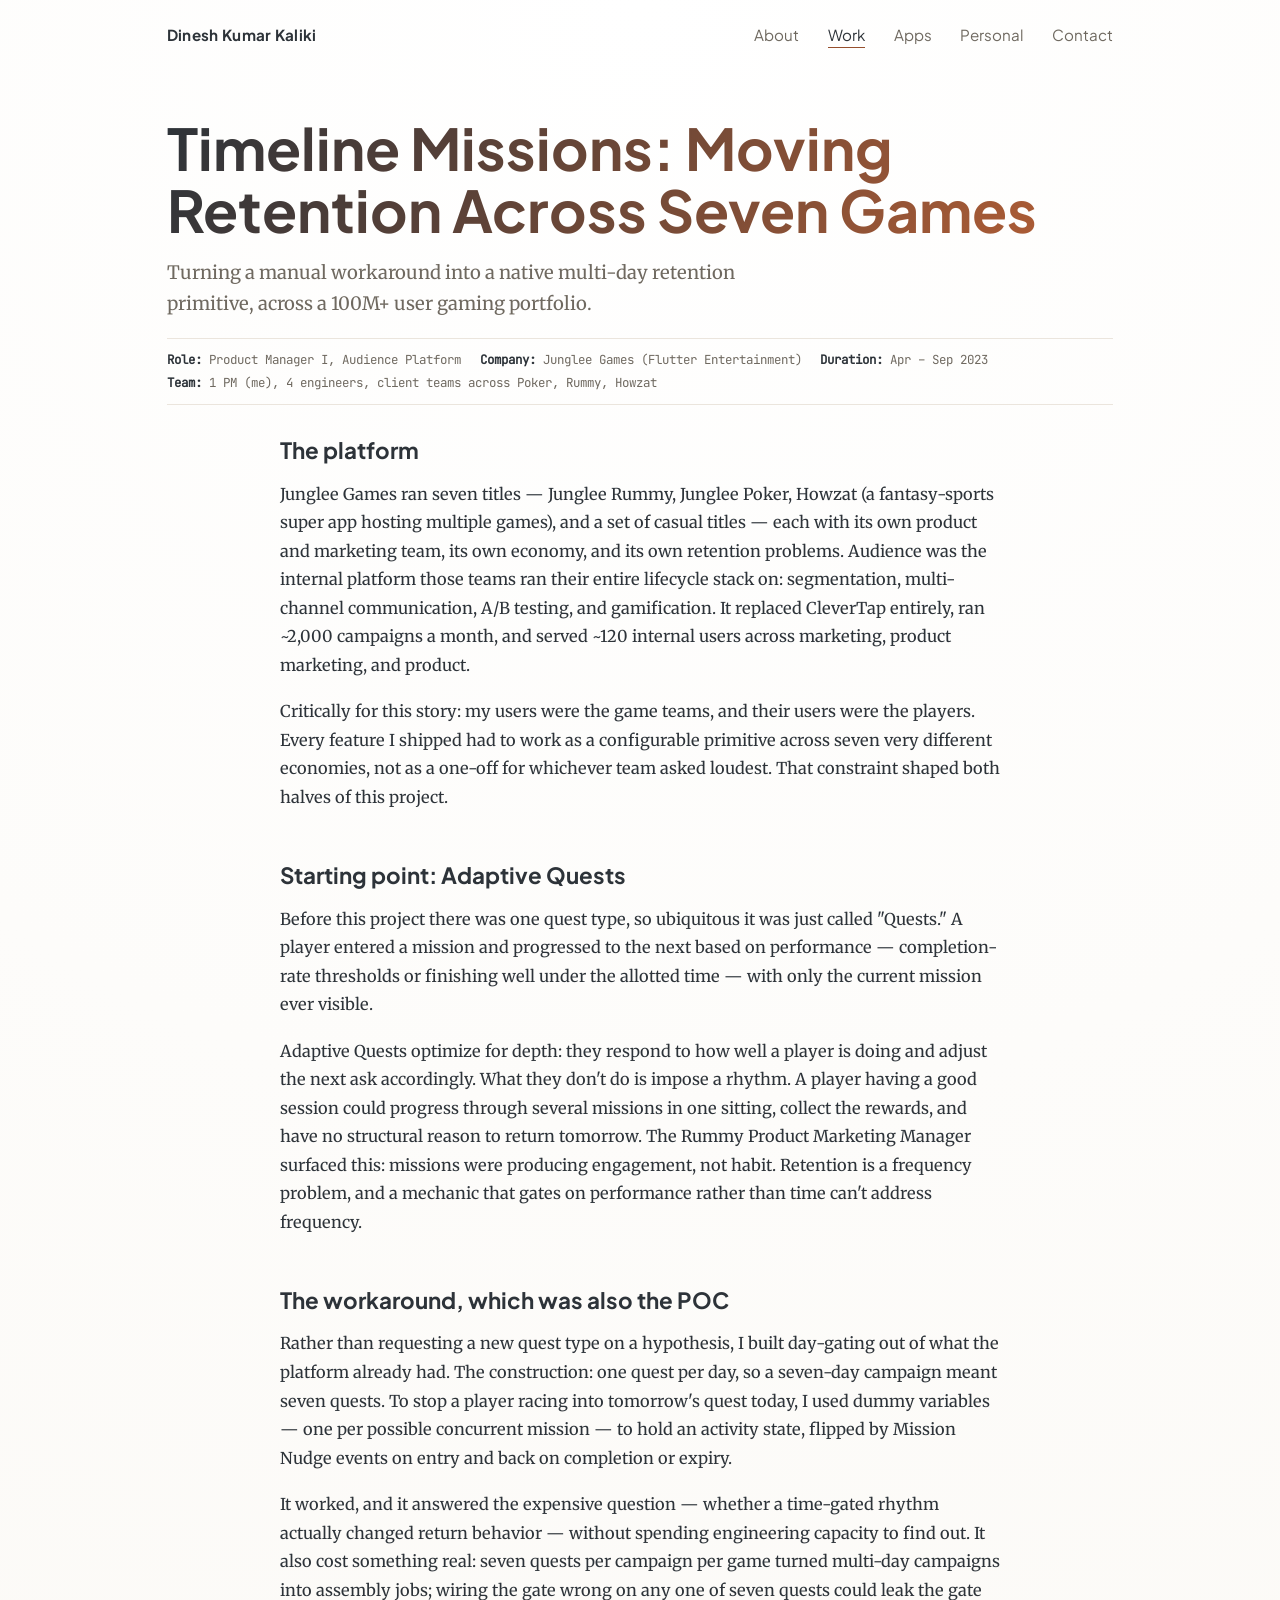
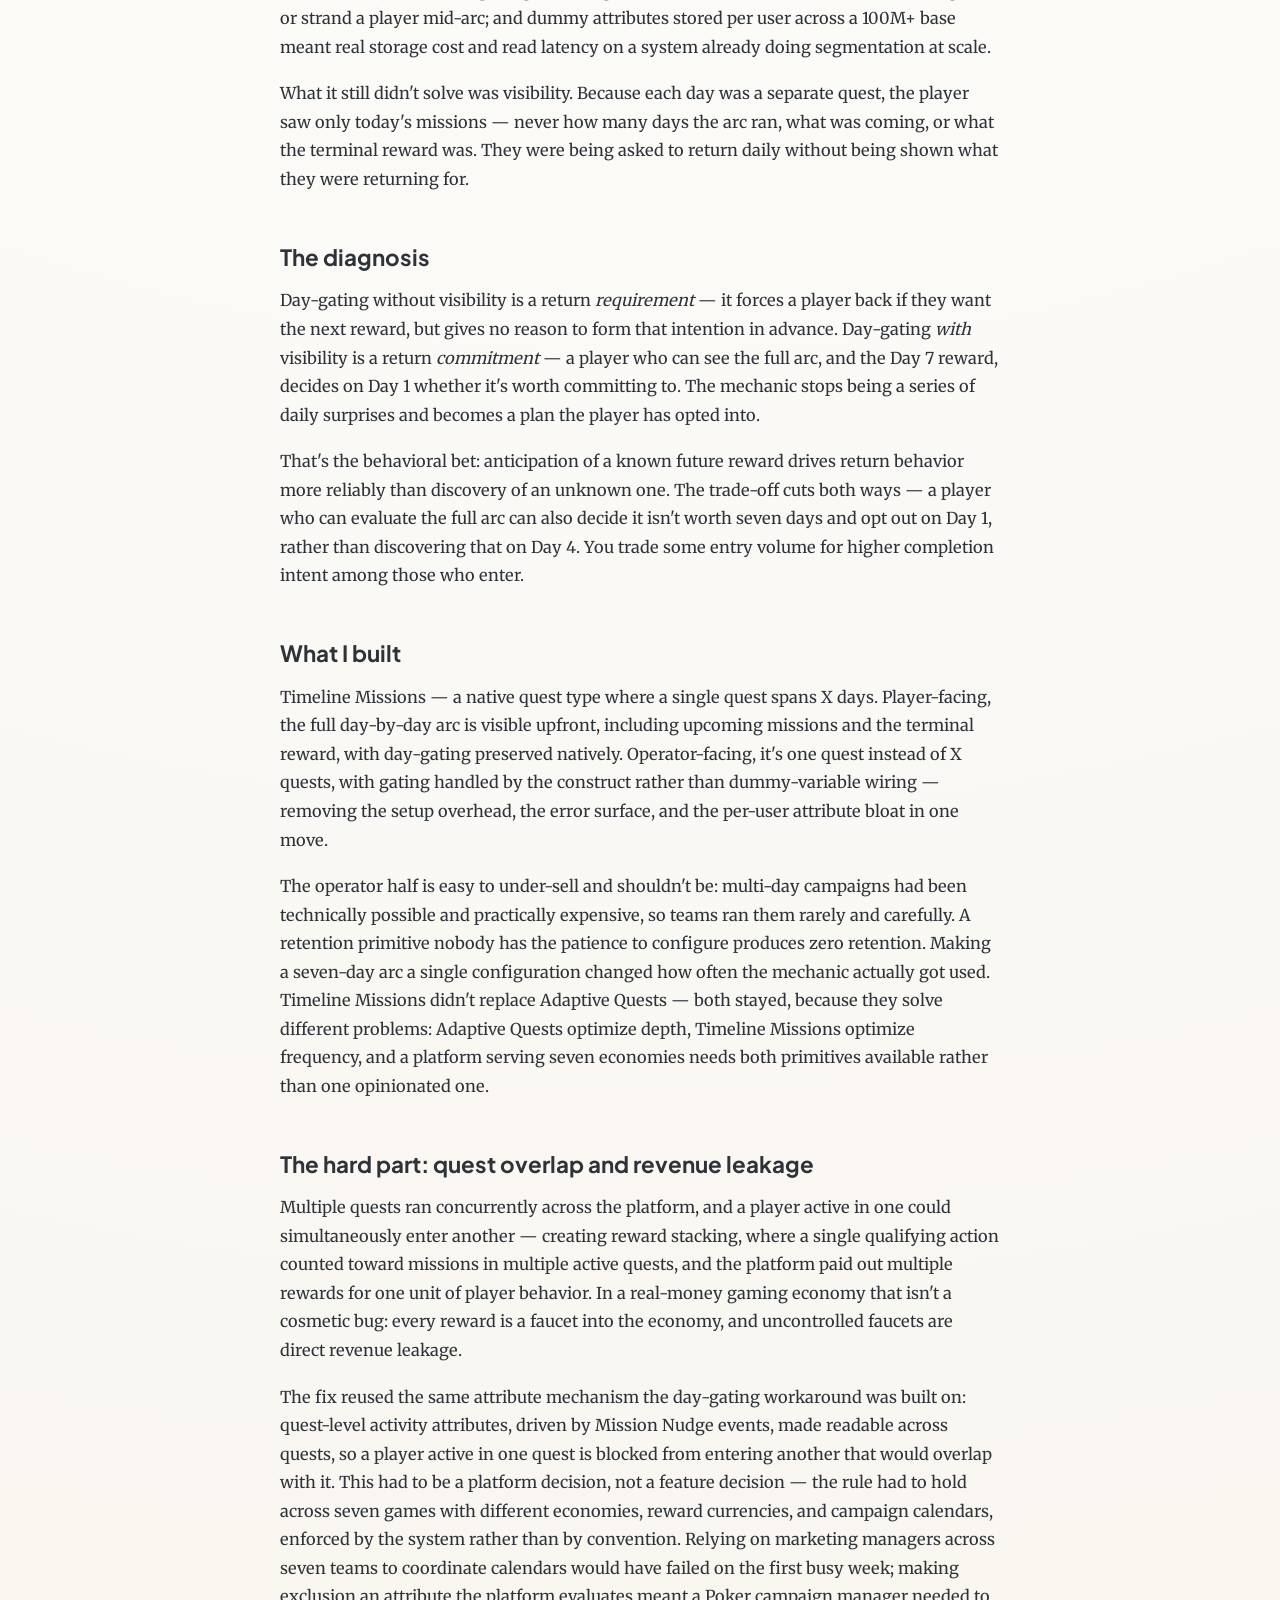
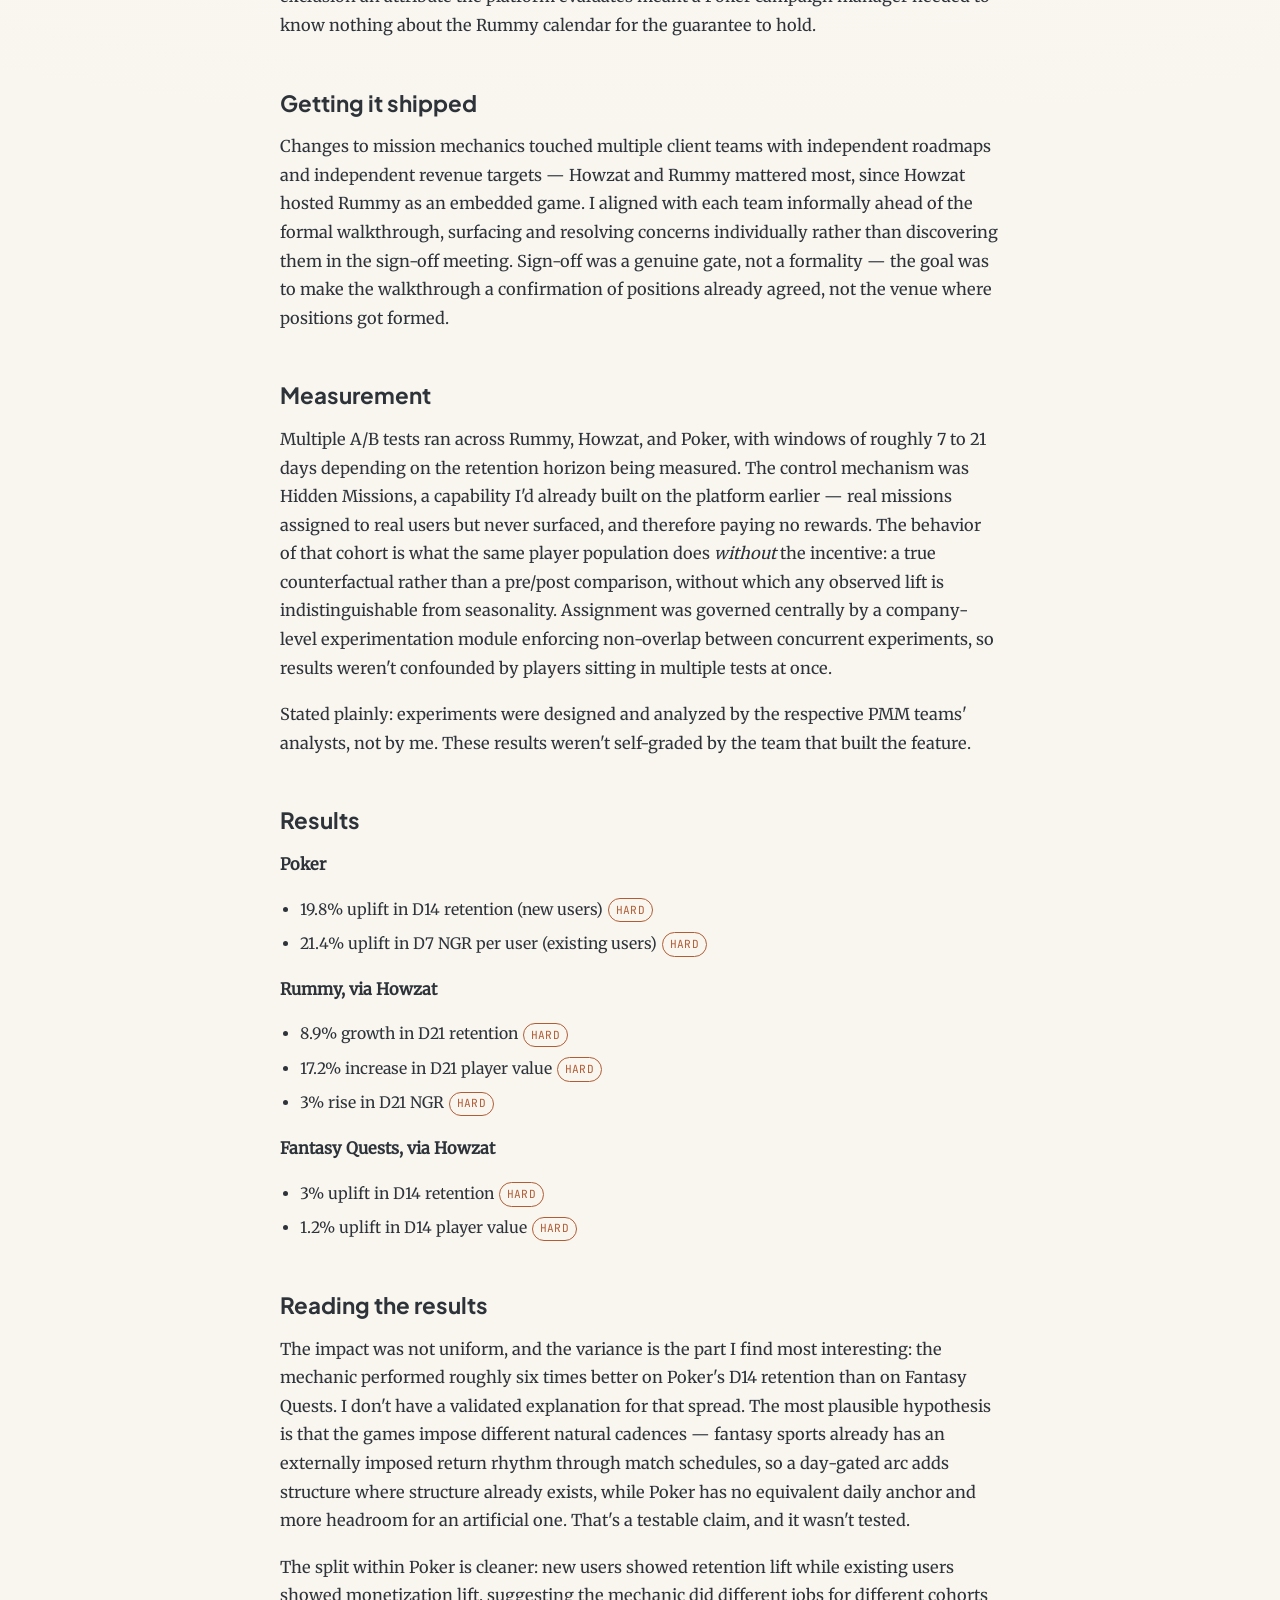
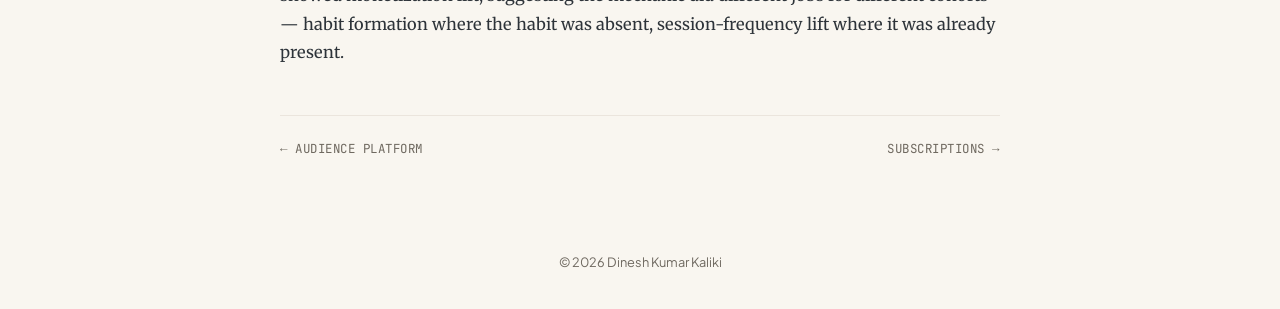
<file: work/timeline-missions.html>
<!DOCTYPE html>
<html lang="en">
<head>
<meta charset="UTF-8">
<meta name="viewport" content="width=device-width, initial-scale=1.0">
<title>Timeline Missions — Dinesh Kumar Kaliki</title>
<meta name="description" content="Turning a manual workaround into a native multi-day retention primitive, across a 100M+ user gaming portfolio.">
<link rel="icon" href="../favicon.ico" sizes="any">
<link rel="icon" type="image/png" sizes="32x32" href="../favicon-32x32.png">
<link rel="icon" type="image/png" sizes="16x16" href="../favicon-16x16.png">
<link rel="apple-touch-icon" href="../apple-touch-icon.png">
<meta property="og:type" content="website">
<meta property="og:site_name" content="Dinesh Kumar Kaliki">
<meta property="og:title" content="Timeline Missions: Retention Across Seven Games">
<meta property="og:description" content="Turning a manual workaround into a native multi-day retention primitive, across a 100M+ user gaming portfolio.">
<meta property="og:url" content="https://dineshkaliki.com/work/timeline-missions.html">
<meta property="og:image" content="https://dineshkaliki.com/images/og-image.png">
<meta property="og:image:width" content="1200">
<meta property="og:image:height" content="630">
<meta name="twitter:card" content="summary_large_image">
<meta name="twitter:title" content="Timeline Missions: Retention Across Seven Games">
<meta name="twitter:description" content="Turning a manual workaround into a native multi-day retention primitive, across a 100M+ user gaming portfolio.">
<meta name="twitter:image" content="https://dineshkaliki.com/images/og-image.png">
<link rel="stylesheet" href="../css/style.css">
<!-- Cloudflare Web Analytics -->
<script type="module" src="https://static.cloudflareinsights.com/beacon.min.js" data-cf-beacon='{"token": "4ffa7d6109c9449bace6578badd98a53"}'></script>
<!-- End Cloudflare Web Analytics -->
</head>
<body>
  <nav class="nav">
    <a class="brand" href="../index.html">Dinesh Kumar Kaliki</a>
    <ul>
      <li><a href="../about.html">About</a></li>
      <li><a class="active" href="../work.html">Work</a></li>
      <li><a href="../apps.html">Apps</a></li>
      <li><a href="../personal.html">Personal</a></li>
      <li><a href="../contact.html">Contact</a></li>
    </ul>
  </nav>

  <main class="wide">
    <h1>Timeline Missions: Moving Retention Across Seven Games</h1>
    <p class="lead">Turning a manual workaround into a native multi-day retention primitive, across a 100M+ user gaming portfolio.</p>

    <div class="case-meta">
      <span><strong>Role:</strong> Product Manager I, Audience Platform</span>
      <span><strong>Company:</strong> Junglee Games (Flutter Entertainment)</span>
      <span><strong>Duration:</strong> Apr – Sep 2023</span>
      <span><strong>Team:</strong> 1 PM (me), 4 engineers, client teams across Poker, Rummy, Howzat</span>
    </div>

    <div class="case-body">
      <h2>The platform</h2>
      <p>Junglee Games ran seven titles — Junglee Rummy, Junglee Poker, Howzat (a fantasy-sports super app hosting multiple games), and a set of casual titles — each with its own product and marketing team, its own economy, and its own retention problems. Audience was the internal platform those teams ran their entire lifecycle stack on: segmentation, multi-channel communication, A/B testing, and gamification. It replaced CleverTap entirely, ran ~2,000 campaigns a month, and served ~120 internal users across marketing, product marketing, and product.</p>
      <p>Critically for this story: my users were the game teams, and their users were the players. Every feature I shipped had to work as a configurable primitive across seven very different economies, not as a one-off for whichever team asked loudest. That constraint shaped both halves of this project.</p>

      <h2>Starting point: Adaptive Quests</h2>
      <p>Before this project there was one quest type, so ubiquitous it was just called "Quests." A player entered a mission and progressed to the next based on performance — completion-rate thresholds or finishing well under the allotted time — with only the current mission ever visible.</p>
      <p>Adaptive Quests optimize for depth: they respond to how well a player is doing and adjust the next ask accordingly. What they don't do is impose a rhythm. A player having a good session could progress through several missions in one sitting, collect the rewards, and have no structural reason to return tomorrow. The Rummy Product Marketing Manager surfaced this: missions were producing engagement, not habit. Retention is a frequency problem, and a mechanic that gates on performance rather than time can't address frequency.</p>

      <h2>The workaround, which was also the POC</h2>
      <p>Rather than requesting a new quest type on a hypothesis, I built day-gating out of what the platform already had. The construction: one quest per day, so a seven-day campaign meant seven quests. To stop a player racing into tomorrow's quest today, I used dummy variables — one per possible concurrent mission — to hold an activity state, flipped by Mission Nudge events on entry and back on completion or expiry.</p>
      <p>It worked, and it answered the expensive question — whether a time-gated rhythm actually changed return behavior — without spending engineering capacity to find out. It also cost something real: seven quests per campaign per game turned multi-day campaigns into assembly jobs; wiring the gate wrong on any one of seven quests could leak the gate or strand a player mid-arc; and dummy attributes stored per user across a 100M+ base meant real storage cost and read latency on a system already doing segmentation at scale.</p>
      <p>What it still didn't solve was visibility. Because each day was a separate quest, the player saw only today's missions — never how many days the arc ran, what was coming, or what the terminal reward was. They were being asked to return daily without being shown what they were returning for.</p>

      <h2>The diagnosis</h2>
      <p>Day-gating without visibility is a return <em>requirement</em> — it forces a player back if they want the next reward, but gives no reason to form that intention in advance. Day-gating <em>with</em> visibility is a return <em>commitment</em> — a player who can see the full arc, and the Day 7 reward, decides on Day 1 whether it's worth committing to. The mechanic stops being a series of daily surprises and becomes a plan the player has opted into.</p>
      <p>That's the behavioral bet: anticipation of a known future reward drives return behavior more reliably than discovery of an unknown one. The trade-off cuts both ways — a player who can evaluate the full arc can also decide it isn't worth seven days and opt out on Day 1, rather than discovering that on Day 4. You trade some entry volume for higher completion intent among those who enter.</p>

      <h2>What I built</h2>
      <p>Timeline Missions — a native quest type where a single quest spans X days. Player-facing, the full day-by-day arc is visible upfront, including upcoming missions and the terminal reward, with day-gating preserved natively. Operator-facing, it's one quest instead of X quests, with gating handled by the construct rather than dummy-variable wiring — removing the setup overhead, the error surface, and the per-user attribute bloat in one move.</p>
      <p>The operator half is easy to under-sell and shouldn't be: multi-day campaigns had been technically possible and practically expensive, so teams ran them rarely and carefully. A retention primitive nobody has the patience to configure produces zero retention. Making a seven-day arc a single configuration changed how often the mechanic actually got used. Timeline Missions didn't replace Adaptive Quests — both stayed, because they solve different problems: Adaptive Quests optimize depth, Timeline Missions optimize frequency, and a platform serving seven economies needs both primitives available rather than one opinionated one.</p>

      <h2>The hard part: quest overlap and revenue leakage</h2>
      <p>Multiple quests ran concurrently across the platform, and a player active in one could simultaneously enter another — creating reward stacking, where a single qualifying action counted toward missions in multiple active quests, and the platform paid out multiple rewards for one unit of player behavior. In a real-money gaming economy that isn't a cosmetic bug: every reward is a faucet into the economy, and uncontrolled faucets are direct revenue leakage.</p>
      <p>The fix reused the same attribute mechanism the day-gating workaround was built on: quest-level activity attributes, driven by Mission Nudge events, made readable across quests, so a player active in one quest is blocked from entering another that would overlap with it. This had to be a platform decision, not a feature decision — the rule had to hold across seven games with different economies, reward currencies, and campaign calendars, enforced by the system rather than by convention. Relying on marketing managers across seven teams to coordinate calendars would have failed on the first busy week; making exclusion an attribute the platform evaluates meant a Poker campaign manager needed to know nothing about the Rummy calendar for the guarantee to hold.</p>

      <h2>Getting it shipped</h2>
      <p>Changes to mission mechanics touched multiple client teams with independent roadmaps and independent revenue targets — Howzat and Rummy mattered most, since Howzat hosted Rummy as an embedded game. I aligned with each team informally ahead of the formal walkthrough, surfacing and resolving concerns individually rather than discovering them in the sign-off meeting. Sign-off was a genuine gate, not a formality — the goal was to make the walkthrough a confirmation of positions already agreed, not the venue where positions got formed.</p>

      <h2>Measurement</h2>
      <p>Multiple A/B tests ran across Rummy, Howzat, and Poker, with windows of roughly 7 to 21 days depending on the retention horizon being measured. The control mechanism was Hidden Missions, a capability I'd already built on the platform earlier — real missions assigned to real users but never surfaced, and therefore paying no rewards. The behavior of that cohort is what the same player population does <em>without</em> the incentive: a true counterfactual rather than a pre/post comparison, without which any observed lift is indistinguishable from seasonality. Assignment was governed centrally by a company-level experimentation module enforcing non-overlap between concurrent experiments, so results weren't confounded by players sitting in multiple tests at once.</p>
      <p>Stated plainly: experiments were designed and analyzed by the respective PMM teams' analysts, not by me. These results weren't self-graded by the team that built the feature.</p>

      <h2>Results</h2>
      <p><strong>Poker</strong></p>
      <ul>
        <li>19.8% uplift in D14 retention (new users)<span class="case-metric">Hard</span></li>
        <li>21.4% uplift in D7 NGR per user (existing users)<span class="case-metric">Hard</span></li>
      </ul>
      <p><strong>Rummy, via Howzat</strong></p>
      <ul>
        <li>8.9% growth in D21 retention<span class="case-metric">Hard</span></li>
        <li>17.2% increase in D21 player value<span class="case-metric">Hard</span></li>
        <li>3% rise in D21 NGR<span class="case-metric">Hard</span></li>
      </ul>
      <p><strong>Fantasy Quests, via Howzat</strong></p>
      <ul>
        <li>3% uplift in D14 retention<span class="case-metric">Hard</span></li>
        <li>1.2% uplift in D14 player value<span class="case-metric">Hard</span></li>
      </ul>

      <h2>Reading the results</h2>
      <p>The impact was not uniform, and the variance is the part I find most interesting: the mechanic performed roughly six times better on Poker's D14 retention than on Fantasy Quests. I don't have a validated explanation for that spread. The most plausible hypothesis is that the games impose different natural cadences — fantasy sports already has an externally imposed return rhythm through match schedules, so a day-gated arc adds structure where structure already exists, while Poker has no equivalent daily anchor and more headroom for an artificial one. That's a testable claim, and it wasn't tested.</p>
      <p>The split within Poker is cleaner: new users showed retention lift while existing users showed monetization lift, suggesting the mechanic did different jobs for different cohorts — habit formation where the habit was absent, session-frequency lift where it was already present.</p>
    </div>

    <!-- What I'd flag in an interview (kept for interview prep, not shown on the public page):
    Open with the workaround in one sentence, spend most of the time on the POC/workaround section
    and the quest-overlap/revenue-leakage section, and land on the variance in results rather than
    the headline number. Raise causality myself before the interviewer does, lead with hidden
    missions as the control, and state the PMM-analyst ownership split unprompted. Section 3 (the
    workaround) is the most distinctive opening available: most portfolios start with a feature
    request, this one starts with a PM who built the thing manually first to prove it was worth
    building properly. -->

    <div class="case-nav">
      <a href="audience-platform.html">&larr; Audience Platform</a>
      <a href="subscriptions.html">Subscriptions &rarr;</a>
    </div>
  </main>

  <footer>&copy; 2026 Dinesh Kumar Kaliki</footer>
</body>
</html>
</file>
<file: css/style.css>
@font-face {
  font-family: "Plus Jakarta Sans";
  font-style: normal;
  font-weight: 400 700;
  font-display: swap;
  src: url("../fonts/jakarta-sans.woff2") format("woff2");
}
@font-face {
  font-family: "Merriweather";
  font-style: normal;
  font-weight: 400;
  font-display: swap;
  src: url("../fonts/merriweather.woff2") format("woff2");
}
@font-face {
  font-family: "JetBrains Mono";
  font-style: normal;
  font-weight: 400;
  font-display: swap;
  src: url("../fonts/jetbrains-mono.woff2") format("woff2");
}

:root {
  color-scheme: light dark;
  /* Dark mode (default) — "Warm Dark" palette */
  --bg: #1c1917;
  --bg-2: #292524;
  --fg: #f5f2eb;
  --muted: #aba6a0;
  --accent: #c87a57;
  --accent-hover: #d99073;
  --card: #292524;
  --border: #403c39;
}
@media (prefers-color-scheme: light) {
  :root {
    --bg: #f9f6f0;
    --bg-2: #ffffff;
    --fg: #2d3339;
    --muted: #6f6960;
    --accent: #b05d35;
    --accent-hover: #964f2d;
    --card: #ffffff;
    --border: #ebe5dd;
  }
}
* { box-sizing: border-box; }
html { scroll-behavior: smooth; }
body {
  margin: 0;
  background: radial-gradient(circle at 50% 0%, var(--bg-2), var(--bg) 65%);
  color: var(--fg);
  font-family: "Plus Jakarta Sans", -apple-system, BlinkMacSystemFont, "Segoe UI", Roboto, Helvetica, Arial, sans-serif;
  min-height: 100vh;
  opacity: 0;
  animation: pageIn 0.5s ease-out forwards;
}
@keyframes pageIn {
  from { opacity: 0; transform: translateY(6px); }
  to { opacity: 1; transform: translateY(0); }
}

/* Nav */
.nav {
  display: flex;
  align-items: center;
  justify-content: space-between;
  padding: 1.5em 6vw;
  max-width: 1100px;
  margin: 0 auto;
}
.nav .brand {
  font-weight: 700;
  text-decoration: none;
  color: var(--fg);
  letter-spacing: 0.02em;
}
.nav ul {
  list-style: none;
  display: flex;
  gap: 1.8em;
  margin: 0;
  padding: 0;
}
.nav a {
  color: var(--muted);
  text-decoration: none;
  font-size: 0.95rem;
  position: relative;
  transition: color 0.2s ease;
}
.nav a::after {
  content: "";
  position: absolute;
  left: 0; bottom: -4px;
  width: 0%;
  height: 1px;
  background: var(--accent-hover);
  transition: width 0.25s ease;
}
.nav a:hover { color: var(--fg); }
.nav a:hover::after { width: 100%; }
.nav a.active { color: var(--fg); }
.nav a.active::after { width: 100%; }

@media (max-width: 640px) {
  .nav {
    flex-direction: column;
    align-items: flex-start;
    gap: 0.9em;
    padding: 1.2em 6vw;
  }
  .nav .brand {
    font-size: 0.95rem;
  }
  .nav ul {
    flex-wrap: wrap;
    row-gap: 0.7em;
    column-gap: 1.2em;
    width: 100%;
  }
}

/* Hero / content shell */
main {
  max-width: 900px;
  margin: 0 auto;
  padding: 4vh 6vw 8vh;
  text-align: center;
}
main.wide { max-width: 1100px; text-align: left; }

h1 {
  font-size: clamp(2rem, 6vw, 3.6rem);
  font-weight: 700;
  margin: 0.2em 0 0.3em;
  line-height: 1.08;
  background: linear-gradient(120deg, var(--fg), var(--accent), var(--fg));
  background-size: 200% auto;
  -webkit-background-clip: text;
  background-clip: text;
  color: transparent;
  animation: shine 6s linear infinite, fadeUp 0.7s ease-out 0.1s backwards;
}
p.tagline, p.lead {
  font-family: "Merriweather", Georgia, serif;
  color: var(--muted);
  font-size: clamp(0.95rem, 2vw, 1.15rem);
  line-height: 1.65;
  max-width: 34em;
  margin: 0 auto 1em;
  opacity: 0;
  animation: fadeUp 0.7s ease-out 0.3s forwards;
}
main.wide p.lead { margin: 0 0 1em; }

@keyframes fadeUp {
  from { opacity: 0; transform: translateY(14px); }
  to { opacity: 1; transform: translateY(0); }
}
@keyframes shine { to { background-position: 200% center; } }

/* Section cards grid (home + personal) */
.grid {
  display: grid;
  grid-template-columns: repeat(auto-fit, minmax(220px, 1fr));
  gap: 1.1em;
  margin-top: 2.5em;
  opacity: 0;
  animation: fadeUp 0.7s ease-out 0.5s forwards;
}
.card {
  background: var(--card);
  border: 1px solid var(--border);
  border-radius: 14px;
  padding: 1.6em 1.4em;
  text-decoration: none;
  color: var(--fg);
  text-align: left;
  transition: transform 0.25s ease, border-color 0.25s ease, box-shadow 0.25s ease;
}
.card:hover {
  transform: translateY(-4px);
  border-color: var(--accent);
  box-shadow: 0 10px 30px -12px color-mix(in srgb, var(--accent) 35%, transparent);
}
.card h3 {
  margin: 0 0 0.35em;
  font-size: 1.05rem;
}
.card p {
  margin: 0;
  color: var(--muted);
  font-size: 0.9rem;
  line-height: 1.5;
}
.card .badge {
  display: inline-block;
  margin-top: 0.9em;
  font-family: "JetBrains Mono", ui-monospace, monospace;
  font-size: 0.72rem;
  letter-spacing: 0.04em;
  text-transform: uppercase;
  color: var(--accent);
  border: 1px solid var(--accent);
  border-radius: 999px;
  padding: 0.2em 0.7em;
  opacity: 0.85;
}

/* WIP badge on interior pages */
.wip-tag {
  display: inline-block;
  font-family: "JetBrains Mono", ui-monospace, monospace;
  font-size: 0.75rem;
  letter-spacing: 0.06em;
  text-transform: uppercase;
  color: var(--accent);
  border: 1px solid var(--accent);
  border-radius: 999px;
  padding: 0.25em 0.9em;
  margin-bottom: 1.2em;
  opacity: 0;
  animation: fadeUp 0.6s ease-out forwards;
}

/* Dots loader accent */
.dots span {
  display: inline-block;
  width: 6px; height: 6px;
  margin: 0 3px;
  border-radius: 50%;
  background: var(--accent);
  animation: bounce 1.4s infinite ease-in-out both;
}
.dots span:nth-child(1) { animation-delay: -0.32s; }
.dots span:nth-child(2) { animation-delay: -0.16s; }
@keyframes bounce {
  0%, 80%, 100% { transform: scale(0); }
  40% { transform: scale(1); }
}

/* Links row (socials, footer) */
.links {
  margin-top: 2.5em;
  display: flex;
  gap: 1em;
  align-items: center;
  justify-content: center;
  flex-wrap: wrap;
  opacity: 0;
  animation: fadeUp 0.7s ease-out 0.8s forwards;
}
main.wide .links { justify-content: flex-start; }
.links a {
  display: flex;
  align-items: center;
  justify-content: center;
  width: 40px;
  height: 40px;
  border-radius: 50%;
  color: var(--muted);
  text-decoration: none;
  transition: color 0.2s ease, background-color 0.2s ease;
}
.links a:hover {
  color: var(--accent);
  background-color: color-mix(in srgb, var(--accent) 12%, transparent);
}
.links a svg {
  width: 20px;
  height: 20px;
  fill: currentColor;
  display: block;
}

footer {
  text-align: center;
  color: var(--muted);
  font-size: 0.8rem;
  padding: 2em 6vw 3em;
}

/* Case study cards on Work index */
.case-card {
  position: relative;
  background: var(--card);
  border: 1px solid var(--border);
  border-radius: 14px;
  padding: 1.8em 1.7em;
  text-decoration: none;
  color: var(--fg);
  text-align: left;
  display: block;
  transition: transform 0.25s ease, border-color 0.25s ease, box-shadow 0.25s ease;
}
.case-card.is-featured {
  border-color: color-mix(in srgb, var(--accent) 45%, var(--border));
  box-shadow: 0 10px 34px -16px color-mix(in srgb, var(--accent) 45%, transparent);
}
.case-card .featured-tag {
  position: absolute;
  top: 1.7em;
  right: 1.7em;
  display: inline-flex;
  align-items: center;
  gap: 0.4em;
  font-family: "JetBrains Mono", ui-monospace, monospace;
  font-size: 0.68rem;
  letter-spacing: 0.08em;
  text-transform: uppercase;
  color: var(--accent);
  background: color-mix(in srgb, var(--accent) 12%, transparent);
  border: 1px solid color-mix(in srgb, var(--accent) 35%, transparent);
  border-radius: 999px;
  padding: 0.32em 0.8em 0.32em 0.65em;
}
@media (max-width: 640px) {
  .case-card .featured-tag {
    position: static;
    display: inline-flex;
    margin-bottom: 0.8em;
  }
}
.case-card:hover {
  transform: translateY(-4px);
  border-color: var(--accent);
  box-shadow: 0 10px 30px -12px color-mix(in srgb, var(--accent) 35%, transparent);
}
.case-card .case-company {
  font-family: "JetBrains Mono", ui-monospace, monospace;
  font-size: 0.72rem;
  letter-spacing: 0.06em;
  text-transform: uppercase;
  color: var(--accent);
}
.case-card h3 {
  margin: 0.4em 0 0.5em;
  font-size: 1.3rem;
}
.case-card p {
  margin: 0 0 1em;
  color: var(--muted);
  font-size: 0.95rem;
  line-height: 1.55;
}
.case-trio {
  display: grid;
  grid-template-columns: repeat(3, 1fr);
  gap: 1em;
  border-top: 1px solid var(--border);
  padding-top: 1em;
}
.case-trio div span {
  display: block;
  font-family: "JetBrains Mono", ui-monospace, monospace;
  font-size: 0.65rem;
  letter-spacing: 0.06em;
  text-transform: uppercase;
  color: var(--accent);
  margin-bottom: 0.3em;
}
.case-trio div p {
  margin: 0;
  font-size: 0.82rem;
  line-height: 1.4;
  color: var(--fg);
}
@media (max-width: 640px) {
  .case-trio { grid-template-columns: 1fr; }
}

/* Case study detail page */
.case-meta {
  display: flex;
  flex-wrap: wrap;
  gap: 0.5em 1.5em;
  font-family: "JetBrains Mono", ui-monospace, monospace;
  font-size: 0.78rem;
  color: var(--muted);
  border-top: 1px solid var(--border);
  border-bottom: 1px solid var(--border);
  padding: 1em 0;
  margin: 1.5em 0 2.5em;
}
.case-meta strong { color: var(--fg); font-weight: 600; }

.case-body {
  text-align: left;
  max-width: 720px;
  margin: 0 auto;
}
.case-body h2 {
  font-family: "Plus Jakarta Sans", sans-serif;
  font-size: 1.4rem;
  margin: 2.2em 0 0.7em;
  color: var(--fg);
}
.case-body h2:first-child { margin-top: 0; }
.case-body p {
  font-family: "Merriweather", Georgia, serif;
  font-size: 1.02rem;
  line-height: 1.75;
  color: var(--fg);
  margin: 0 0 1.1em;
}
.case-body ul {
  font-family: "Merriweather", Georgia, serif;
  font-size: 0.98rem;
  line-height: 1.7;
  color: var(--fg);
  padding-left: 1.3em;
  margin: 0 0 1.1em;
}
.case-body li { margin-bottom: 0.5em; }
.case-metric {
  display: inline-block;
  font-family: "JetBrains Mono", ui-monospace, monospace;
  font-size: 0.7rem;
  letter-spacing: 0.04em;
  text-transform: uppercase;
  color: var(--accent);
  border: 1px solid var(--accent);
  border-radius: 999px;
  padding: 0.15em 0.6em;
  margin-left: 0.4em;
  vertical-align: middle;
}

.case-nav {
  display: flex;
  justify-content: space-between;
  gap: 1em;
  max-width: 720px;
  margin: 3em auto 0;
  padding-top: 1.5em;
  border-top: 1px solid var(--border);
}
.case-nav a {
  font-family: "JetBrains Mono", ui-monospace, monospace;
  font-size: 0.78rem;
  letter-spacing: 0.04em;
  text-transform: uppercase;
  color: var(--muted);
  text-decoration: none;
}
.case-nav a:hover { color: var(--accent); }

/* Timeline (About page) */
.timeline {
  max-width: 720px;
  margin: 2.5em auto 0;
  text-align: left;
  border-left: 2px solid var(--border);
  padding-left: 1.8em;
}
.timeline-item {
  position: relative;
  padding-bottom: 2em;
}
.timeline-item:last-child { padding-bottom: 0; }
.timeline-item::before {
  content: "";
  position: absolute;
  left: -2.31em;
  top: 0.35em;
  width: 10px;
  height: 10px;
  border-radius: 50%;
  background: var(--accent);
  border: 2px solid var(--bg);
}
.timeline-date {
  display: block;
  font-family: "JetBrains Mono", ui-monospace, monospace;
  font-size: 0.72rem;
  letter-spacing: 0.06em;
  text-transform: uppercase;
  color: var(--accent);
  margin-bottom: 0.3em;
}
.timeline-item h3 {
  font-family: "Plus Jakarta Sans", sans-serif;
  font-size: 1.05rem;
  margin: 0 0 0.3em;
  color: var(--fg);
}
.timeline-item p {
  font-family: "Merriweather", Georgia, serif;
  font-size: 0.92rem;
  line-height: 1.65;
  color: var(--muted);
  margin: 0;
}
.timeline-item p a,
.tagline a {
  color: var(--accent);
  text-decoration: underline;
  text-decoration-color: color-mix(in srgb, var(--accent) 40%, transparent);
  text-underline-offset: 0.15em;
}
.timeline-item p a:hover,
.tagline a:hover { color: var(--accent-hover); }

/* Collapsible section (details/summary) */
.case-body details {
  border: 1px solid var(--border);
  border-radius: 10px;
  padding: 0.9em 1.2em;
  margin: 2em 0;
}
.case-body details summary {
  font-family: "Plus Jakarta Sans", sans-serif;
  font-size: 0.95rem;
  font-weight: 600;
  color: var(--fg);
  cursor: pointer;
  list-style: none;
}
.case-body details summary::-webkit-details-marker { display: none; }
.case-body details summary::before {
  content: "+";
  display: inline-block;
  width: 1.2em;
  color: var(--accent);
  font-family: "JetBrains Mono", monospace;
}
.case-body details[open] summary::before { content: "\2212"; }
.case-body details[open] summary { margin-bottom: 0.8em; }
.case-body details h4 {
  font-family: "Plus Jakarta Sans", sans-serif;
  font-size: 1rem;
  margin: 1.2em 0 0.4em;
  color: var(--fg);
}
.case-body details h4:first-of-type { margin-top: 0; }
.case-body details p { font-size: 0.95rem; }

/* Expandable detail inside a timeline entry */
.timeline-item details {
  margin-top: 0.6em;
}
.timeline-item details summary {
  font-family: "JetBrains Mono", ui-monospace, monospace;
  font-size: 0.72rem;
  letter-spacing: 0.04em;
  text-transform: uppercase;
  color: var(--accent);
  cursor: pointer;
  list-style: none;
}
.timeline-item details summary::-webkit-details-marker { display: none; }
.timeline-item details summary::before {
  content: "+ ";
}
.timeline-item details[open] summary::before {
  content: "\2212 ";
}
.timeline-item details p {
  font-family: "Merriweather", Georgia, serif;
  font-size: 0.88rem;
  line-height: 1.6;
  color: var(--muted);
  margin: 0.5em 0 0;
}
.timeline-item details ul {
  margin: 0.5em 0 0;
  padding-left: 1.2em;
}
.timeline-item details li {
  font-family: "Merriweather", Georgia, serif;
  font-size: 0.88rem;
  line-height: 1.6;
  color: var(--muted);
  margin-bottom: 0.4em;
}

/* Section intro on About */
.section-intro {
  max-width: 720px;
  margin: 3.5em auto 0;
  text-align: left;
}
.section-intro h2 {
  font-family: "Plus Jakarta Sans", sans-serif;
  font-size: 1.4rem;
  margin: 0 0 0.3em;
  color: var(--fg);
}
.section-intro p {
  font-family: "Merriweather", Georgia, serif;
  color: var(--muted);
  font-size: 0.95rem;
  line-height: 1.6;
  margin: 0;
}

/* Avatar photo */
.avatar {
  border-radius: 50%;
  border: 3px solid var(--accent);
  background: var(--card);
  object-fit: cover;
  flex-shrink: 0;
}
.avatar-lg { width: 160px; height: 160px; }
.avatar-sm { width: 64px; height: 64px; border-width: 2px; }

.intro-row {
  display: flex;
  align-items: center;
  gap: 2em;
  flex-wrap: wrap;
  opacity: 0;
  animation: fadeUp 0.7s ease-out 0.1s forwards;
}
.intro-row .lead { margin: 0; text-align: left; }
@media (max-width: 640px) {
  .intro-row { flex-direction: column; text-align: center; }
  .intro-row .lead { text-align: center; }
}
</file>
